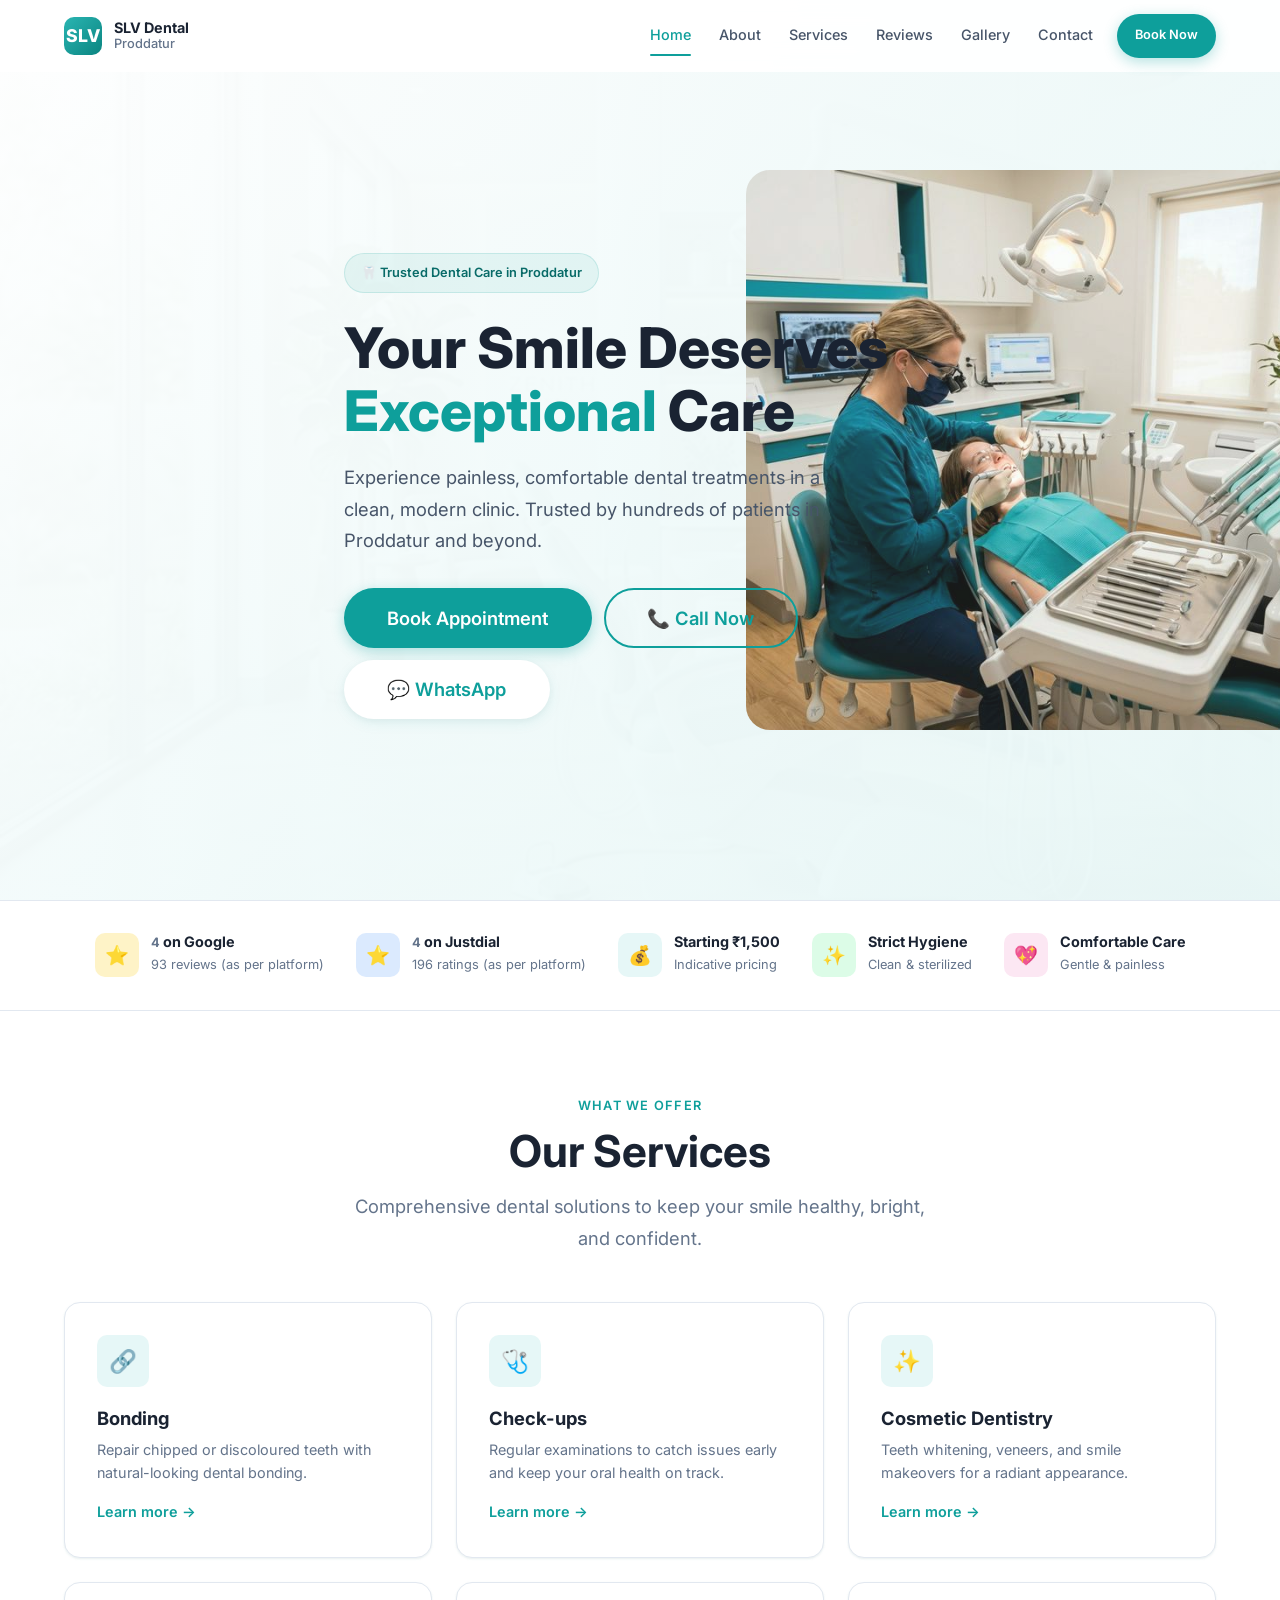
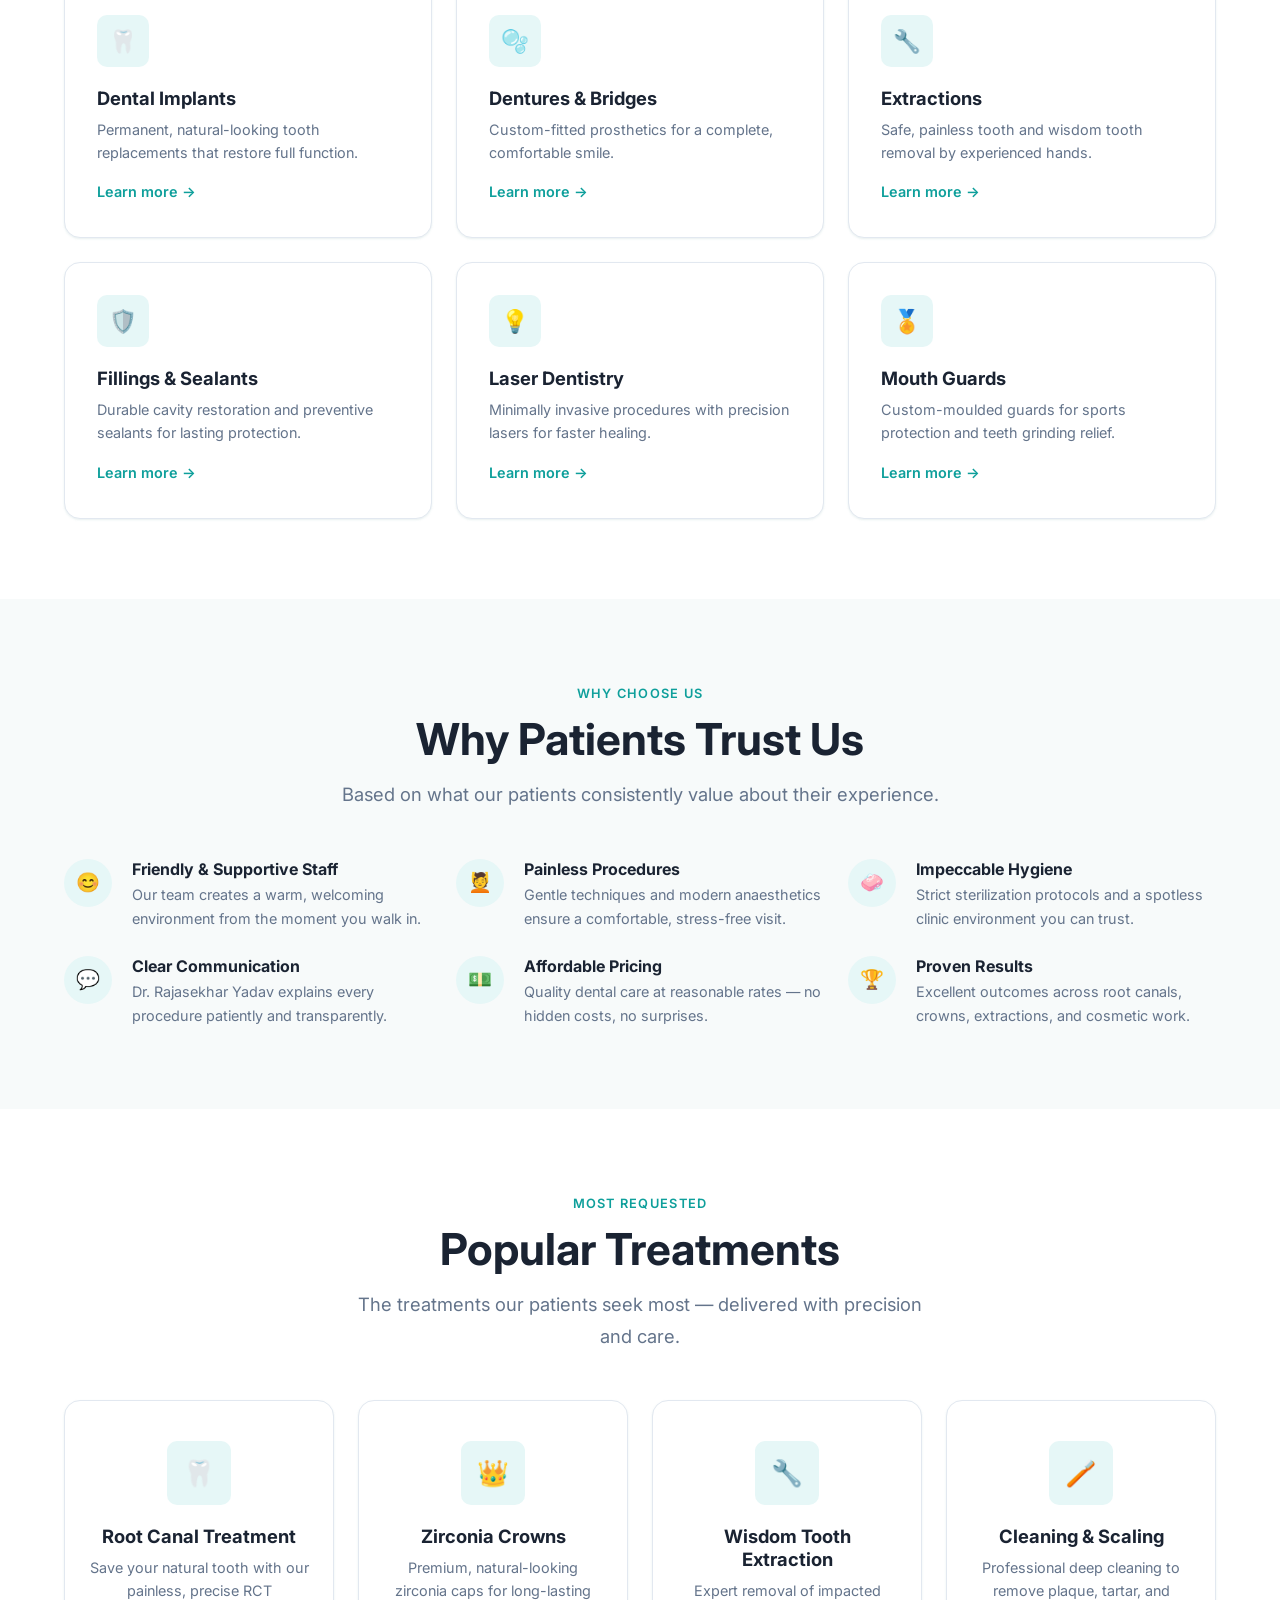
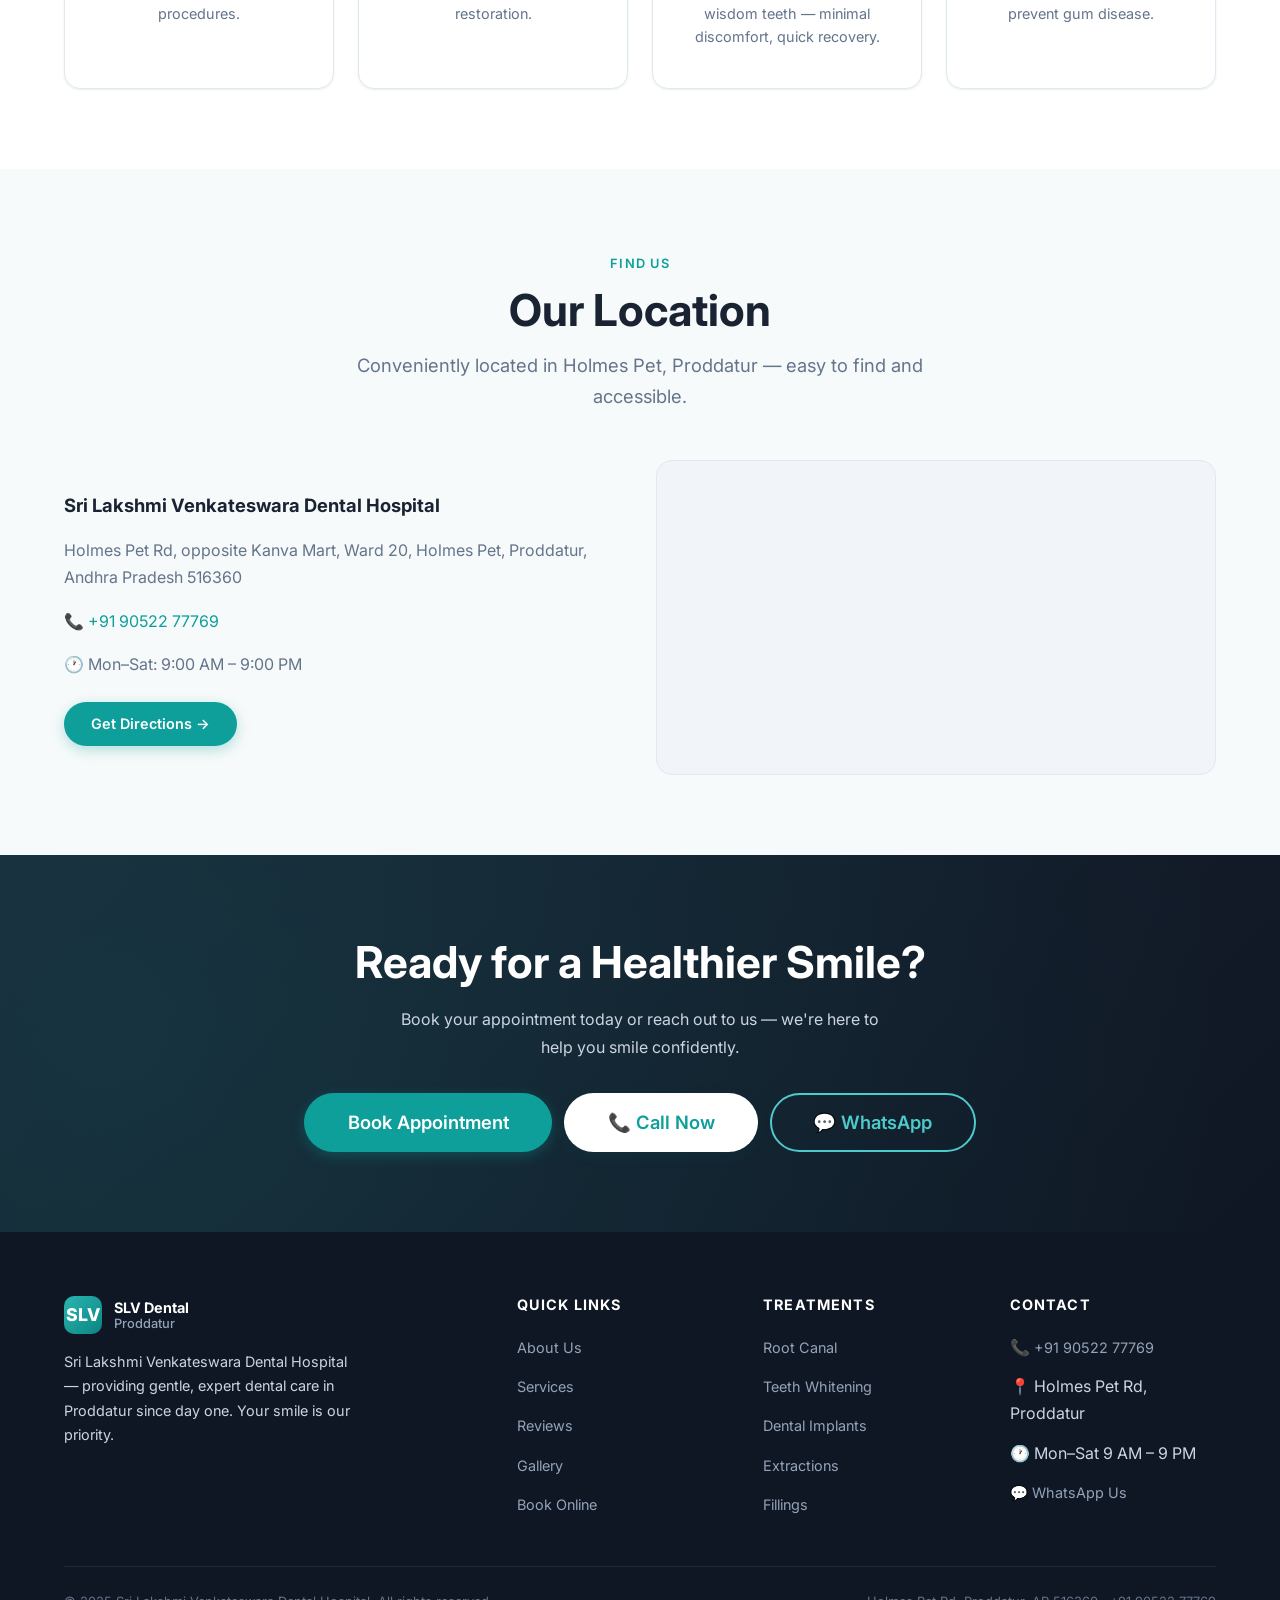
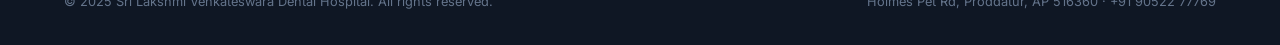
<file: index.html>
<!DOCTYPE html>
<html lang="en">

<head>
  <meta charset="UTF-8">
  <meta name="viewport" content="width=device-width, initial-scale=1.0">
  <title>Sri Lakshmi Venkateswara Dental Hospital — Premium Dental Care in Proddatur</title>
  <meta name="description"
    content="Sri Lakshmi Venkateswara Dental Hospital — Proddatur's trusted dental clinic. Painless root canals, zirconia crowns, implants, and cosmetic dentistry by Dr. Rajasekhar Yadav. Book your appointment today.">
  <meta name="keywords"
    content="dental clinic Proddatur, dentist Proddatur, root canal, zirconia crown, dental implants, teeth whitening, Dr Rajasekhar Yadav">
  <meta property="og:title" content="Sri Lakshmi Venkateswara Dental Hospital">
  <meta property="og:description"
    content="Premium dental care in Proddatur. Painless procedures, caring staff, and advanced treatments. Book online today.">
  <meta property="og:type" content="website">
  <meta property="og:image" content="assets/img/hero-dental.jpg">
  <link rel="preconnect" href="https://fonts.googleapis.com">
  <link rel="preconnect" href="https://fonts.gstatic.com" crossorigin>
  <link href="https://fonts.googleapis.com/css2?family=Inter:wght@400;500;600;700;800&display=swap" rel="stylesheet">
  <link rel="stylesheet" href="assets/css/styles.css">
  <script type="application/ld+json">
  {
    "@context": "https://schema.org",
    "@type": "Dentist",
    "name": "Sri Lakshmi Venkateswara Dental Hospital",
    "alternateName": "Sri Lakshmi Venkateshwara Super Speciality Dental Hospital",
    "image": "assets/img/hero-dental.jpg",
    "telephone": "+919052277769",
    "address": {
      "@type": "PostalAddress",
      "streetAddress": "Holmes Pet Rd, opposite Kanva Mart, Ward 20, Holmes Pet",
      "addressLocality": "Proddatur",
      "addressRegion": "Andhra Pradesh",
      "postalCode": "516360",
      "addressCountry": "IN"
    },
    "areaServed": "Proddatur",
    "openingHours": "Mo-Sa 09:00-21:00",
    "aggregateRating": {
      "@type": "AggregateRating",
      "ratingValue": "5.0",
      "reviewCount": "97"
    },
    "priceRange": "₹1500+"
  }
  </script>
</head>

<body>

  <!-- ====== Header ====== -->
  <header class="header" id="header">
    <div class="header__inner">
      <a href="index.html" class="header__logo" aria-label="Home">
        <div class="header__logo-icon">SLV</div>
        <div class="header__logo-text">
          SLV Dental
          <span>Proddatur</span>
        </div>
      </a>

      <button class="nav-toggle" aria-label="Toggle menu" aria-expanded="false">
        <span></span><span></span><span></span>
      </button>

      <nav class="nav" id="main-nav">
        <ul class="nav__list">
          <li><a href="index.html" class="nav__link">Home</a></li>
          <li><a href="about.html" class="nav__link">About</a></li>
          <li><a href="services.html" class="nav__link">Services</a></li>
          <li><a href="reviews.html" class="nav__link">Reviews</a></li>
          <li><a href="gallery.html" class="nav__link">Gallery</a></li>
          <li><a href="contact.html" class="nav__link">Contact</a></li>
          <li class="nav__book"><a href="book.html" class="btn btn--primary btn--sm">Book Now</a></li>
        </ul>
      </nav>
    </div>
  </header>

  <!-- ====== Hero ====== -->
  <section class="hero" id="hero">
    <div class="hero__bg">
      <img src="assets/img/hero-dental.jpg" alt="" class="hero__bg-img" loading="eager" width="1920" height="1080">
      <div class="hero__bg-overlay"></div>
    </div>

    <div class="container hero__content">
      <div class="hero__tag">🦷 Trusted Dental Care in Proddatur</div>
      <h1 class="hero__title">Your Smile Deserves <em>Exceptional</em> Care</h1>
      <p class="hero__subtitle">Experience painless, comfortable dental treatments in a clean, modern clinic. Trusted by
        hundreds of patients in Proddatur and beyond.</p>
      <div class="btn-group">
        <a href="book.html" class="btn btn--primary btn--lg">Book Appointment</a>
        <a href="tel:+919052277769" class="btn btn--outline btn--lg">📞 Call Now</a>
        <a href="https://wa.me/919052277769?text=Hi%2C%20I%20would%20like%20to%20book%20an%20appointment."
          target="_blank" rel="noopener" class="btn btn--white btn--lg">💬 WhatsApp</a>
      </div>
    </div>

    <div class="hero__visual" aria-hidden="true">
      <img src="assets/img/dentist-work.jpg" alt="Dentist at work" loading="eager" width="560" height="560">
    </div>
  </section>

  <!-- ====== Trust Bar ====== -->
  <section class="trust-bar" id="trust-bar">
    <div class="container">
      <div class="trust-bar__grid">
        <div class="trust-item reveal">
          <div class="trust-item__icon trust-item__icon--google">⭐</div>
          <div class="trust-item__info">
            <strong><span data-count="5.0">0</span> on Google</strong>
            <span><span data-count="97">0</span> reviews (as per platform)</span>
          </div>
        </div>
        <div class="trust-item reveal reveal-delay-1">
          <div class="trust-item__icon trust-item__icon--justdial">⭐</div>
          <div class="trust-item__info">
            <strong><span data-count="5.0">0</span> on Justdial</strong>
            <span><span data-count="204">0</span> ratings (as per platform)</span>
          </div>
        </div>
        <div class="trust-item reveal reveal-delay-2">
          <div class="trust-item__icon trust-item__icon--price">💰</div>
          <div class="trust-item__info">
            <strong>Starting ₹1,500</strong>
            <span>Indicative pricing</span>
          </div>
        </div>
        <div class="trust-item reveal reveal-delay-3">
          <div class="trust-item__icon trust-item__icon--hygiene">✨</div>
          <div class="trust-item__info">
            <strong>Strict Hygiene</strong>
            <span>Clean &amp; sterilized</span>
          </div>
        </div>
        <div class="trust-item reveal reveal-delay-4">
          <div class="trust-item__icon trust-item__icon--comfort">💖</div>
          <div class="trust-item__info">
            <strong>Comfortable Care</strong>
            <span>Gentle &amp; painless</span>
          </div>
        </div>
      </div>
    </div>
  </section>

  <!-- ====== Services Grid ====== -->
  <section class="section" id="services">
    <div class="container">
      <div class="section__header reveal">
        <span class="section__tag">What We Offer</span>
        <h2>Our Services</h2>
        <p class="section__subtitle">Comprehensive dental solutions to keep your smile healthy, bright, and confident.
        </p>
      </div>

      <div class="services-grid">
        <a href="services.html#bonding" class="card reveal">
          <div class="card__icon">🔗</div>
          <h3 class="card__title">Bonding</h3>
          <p class="card__text">Repair chipped or discoloured teeth with natural-looking dental bonding.</p>
          <span class="card__link">Learn more →</span>
        </a>
        <a href="services.html#checkups" class="card reveal reveal-delay-1">
          <div class="card__icon">🩺</div>
          <h3 class="card__title">Check-ups</h3>
          <p class="card__text">Regular examinations to catch issues early and keep your oral health on track.</p>
          <span class="card__link">Learn more →</span>
        </a>
        <a href="services.html#cosmetic" class="card reveal reveal-delay-2">
          <div class="card__icon">✨</div>
          <h3 class="card__title">Cosmetic Dentistry</h3>
          <p class="card__text">Teeth whitening, veneers, and smile makeovers for a radiant appearance.</p>
          <span class="card__link">Learn more →</span>
        </a>
        <a href="services.html#implants" class="card reveal reveal-delay-3">
          <div class="card__icon">🦷</div>
          <h3 class="card__title">Dental Implants</h3>
          <p class="card__text">Permanent, natural-looking tooth replacements that restore full function.</p>
          <span class="card__link">Learn more →</span>
        </a>
        <a href="services.html#dentures" class="card reveal">
          <div class="card__icon">🫧</div>
          <h3 class="card__title">Dentures &amp; Bridges</h3>
          <p class="card__text">Custom-fitted prosthetics for a complete, comfortable smile.</p>
          <span class="card__link">Learn more →</span>
        </a>
        <a href="services.html#extractions" class="card reveal reveal-delay-1">
          <div class="card__icon">🔧</div>
          <h3 class="card__title">Extractions</h3>
          <p class="card__text">Safe, painless tooth and wisdom tooth removal by experienced hands.</p>
          <span class="card__link">Learn more →</span>
        </a>
        <a href="services.html#fillings" class="card reveal reveal-delay-2">
          <div class="card__icon">🛡️</div>
          <h3 class="card__title">Fillings &amp; Sealants</h3>
          <p class="card__text">Durable cavity restoration and preventive sealants for lasting protection.</p>
          <span class="card__link">Learn more →</span>
        </a>
        <a href="services.html#laser" class="card reveal reveal-delay-3">
          <div class="card__icon">💡</div>
          <h3 class="card__title">Laser Dentistry</h3>
          <p class="card__text">Minimally invasive procedures with precision lasers for faster healing.</p>
          <span class="card__link">Learn more →</span>
        </a>
        <a href="services.html#mouthguards" class="card reveal">
          <div class="card__icon">🏅</div>
          <h3 class="card__title">Mouth Guards</h3>
          <p class="card__text">Custom-moulded guards for sports protection and teeth grinding relief.</p>
          <span class="card__link">Learn more →</span>
        </a>
      </div>
    </div>
  </section>

  <!-- ====== Why Patients Choose Us ====== -->
  <section class="section section--alt" id="why-us">
    <div class="container">
      <div class="section__header reveal">
        <span class="section__tag">Why Choose Us</span>
        <h2>Why Patients Trust Us</h2>
        <p class="section__subtitle">Based on what our patients consistently value about their experience.</p>
      </div>

      <div class="why-grid">
        <div class="why-item reveal">
          <div class="why-item__icon">😊</div>
          <div>
            <h4 class="why-item__title">Friendly &amp; Supportive Staff</h4>
            <p class="why-item__text">Our team creates a warm, welcoming environment from the moment you walk in.</p>
          </div>
        </div>
        <div class="why-item reveal reveal-delay-1">
          <div class="why-item__icon">💆</div>
          <div>
            <h4 class="why-item__title">Painless Procedures</h4>
            <p class="why-item__text">Gentle techniques and modern anaesthetics ensure a comfortable, stress-free visit.
            </p>
          </div>
        </div>
        <div class="why-item reveal reveal-delay-2">
          <div class="why-item__icon">🧼</div>
          <div>
            <h4 class="why-item__title">Impeccable Hygiene</h4>
            <p class="why-item__text">Strict sterilization protocols and a spotless clinic environment you can trust.
            </p>
          </div>
        </div>
        <div class="why-item reveal reveal-delay-3">
          <div class="why-item__icon">💬</div>
          <div>
            <h4 class="why-item__title">Clear Communication</h4>
            <p class="why-item__text">Dr. Rajasekhar Yadav explains every procedure patiently and transparently.</p>
          </div>
        </div>
        <div class="why-item reveal">
          <div class="why-item__icon">💵</div>
          <div>
            <h4 class="why-item__title">Affordable Pricing</h4>
            <p class="why-item__text">Quality dental care at reasonable rates — no hidden costs, no surprises.</p>
          </div>
        </div>
        <div class="why-item reveal reveal-delay-1">
          <div class="why-item__icon">🏆</div>
          <div>
            <h4 class="why-item__title">Proven Results</h4>
            <p class="why-item__text">Excellent outcomes across root canals, crowns, extractions, and cosmetic work.</p>
          </div>
        </div>
      </div>
    </div>
  </section>

  <!-- ====== Popular Treatments ====== -->
  <section class="section" id="treatments">
    <div class="container">
      <div class="section__header reveal">
        <span class="section__tag">Most Requested</span>
        <h2>Popular Treatments</h2>
        <p class="section__subtitle">The treatments our patients seek most — delivered with precision and care.</p>
      </div>

      <div class="treatments-grid">
        <div class="card treatment-card reveal">
          <div class="card__icon">🦷</div>
          <h3 class="card__title">Root Canal Treatment</h3>
          <p class="card__text">Save your natural tooth with our painless, precise RCT procedures.</p>
        </div>
        <div class="card treatment-card reveal reveal-delay-1">
          <div class="card__icon">👑</div>
          <h3 class="card__title">Zirconia Crowns</h3>
          <p class="card__text">Premium, natural-looking zirconia caps for long-lasting restoration.</p>
        </div>
        <div class="card treatment-card reveal reveal-delay-2">
          <div class="card__icon">🔧</div>
          <h3 class="card__title">Wisdom Tooth Extraction</h3>
          <p class="card__text">Expert removal of impacted wisdom teeth — minimal discomfort, quick recovery.</p>
        </div>
        <div class="card treatment-card reveal reveal-delay-3">
          <div class="card__icon">🪥</div>
          <h3 class="card__title">Cleaning &amp; Scaling</h3>
          <p class="card__text">Professional deep cleaning to remove plaque, tartar, and prevent gum disease.</p>
        </div>
      </div>
    </div>
  </section>

  <!-- ====== Location Preview ====== -->
  <section class="section section--alt" id="location">
    <div class="container">
      <div class="section__header reveal">
        <span class="section__tag">Find Us</span>
        <h2>Our Location</h2>
        <p class="section__subtitle">Conveniently located in Holmes Pet, Proddatur — easy to find and accessible.</p>
      </div>

      <div class="reveal" style="display:grid; grid-template-columns: 1fr 1fr; gap:var(--sp-8); align-items:center;">
        <div>
          <p style="margin-bottom:var(--sp-4); font-size:var(--fs-md);">
            <strong>Sri Lakshmi Venkateswara Dental Hospital</strong>
          </p>
          <p style="margin-bottom:var(--sp-4); color:var(--clr-text-muted);">
            Holmes Pet Rd, opposite Kanva Mart, Ward 20, Holmes Pet, Proddatur, Andhra Pradesh 516360
          </p>
          <p style="margin-bottom:var(--sp-4); color:var(--clr-text-muted);">
            📞 <a href="tel:+919052277769">+91 90522 77769</a>
          </p>
          <p style="margin-bottom:var(--sp-6); color:var(--clr-text-muted);">
            🕐 Mon–Sat: 9:00 AM – 9:00 PM
          </p>
          <a href="https://www.google.com/maps/dir/?api=1&destination=Sri+Lakshmi+Venkateswara+Dental+Hospital+Proddatur"
            target="_blank" rel="noopener" class="btn btn--primary">Get Directions →</a>
        </div>
        <div class="map-placeholder" id="map-area">
          <iframe title="Clinic location on Google Maps" loading="lazy" referrerpolicy="no-referrer-when-downgrade"
            src="https://www.google.com/maps/embed?pb=!1m18!1m12!1m3!1d3844.0!2d78.55!3d14.75!2m3!1f0!2f0!3f0!3m2!1i1024!2i768!4f13.1!3m3!1m2!1s0x0%3A0x0!2z!5e0!3m2!1sen!2sin!4v1700000000000"
            allowfullscreen>
          </iframe>
        </div>
      </div>
    </div>
  </section>

  <!-- ====== CTA Section ====== -->
  <section class="cta-section" id="cta">
    <div class="container">
      <h2 class="reveal">Ready for a Healthier Smile?</h2>
      <p class="reveal reveal-delay-1">Book your appointment today or reach out to us — we're here to help you smile
        confidently.</p>
      <div class="btn-group reveal reveal-delay-2" style="justify-content:center;">
        <a href="book.html" class="btn btn--primary btn--lg">Book Appointment</a>
        <a href="tel:+919052277769" class="btn btn--white btn--lg">📞 Call Now</a>
        <a href="https://wa.me/919052277769?text=Hi%2C%20I%20would%20like%20to%20book%20an%20appointment."
          target="_blank" rel="noopener" class="btn btn--outline btn--lg"
          style="border-color:var(--clr-teal-300); color:var(--clr-teal-300);">💬 WhatsApp</a>
      </div>
    </div>
  </section>

  <!-- ====== Footer ====== -->
  <footer class="footer" id="footer">
    <div class="container">
      <div class="footer__grid">
        <div class="footer__brand">
          <a href="index.html" class="header__logo" style="color:var(--clr-white);">
            <div class="header__logo-icon">SLV</div>
            <div class="header__logo-text">
              SLV Dental
              <span style="color:var(--clr-gray-400);">Proddatur</span>
            </div>
          </a>
          <p>Sri Lakshmi Venkateswara Dental Hospital — providing gentle, expert dental care in Proddatur since day one.
            Your smile is our priority.</p>
        </div>
        <div>
          <h4 class="footer__heading">Quick Links</h4>
          <ul class="footer__links">
            <li><a href="about.html">About Us</a></li>
            <li><a href="services.html">Services</a></li>
            <li><a href="reviews.html">Reviews</a></li>
            <li><a href="gallery.html">Gallery</a></li>
            <li><a href="book.html">Book Online</a></li>
          </ul>
        </div>
        <div>
          <h4 class="footer__heading">Treatments</h4>
          <ul class="footer__links">
            <li><a href="services.html#rct">Root Canal</a></li>
            <li><a href="services.html#cosmetic">Teeth Whitening</a></li>
            <li><a href="services.html#implants">Dental Implants</a></li>
            <li><a href="services.html#extractions">Extractions</a></li>
            <li><a href="services.html#fillings">Fillings</a></li>
          </ul>
        </div>
        <div>
          <h4 class="footer__heading">Contact</h4>
          <ul class="footer__links">
            <li>📞 <a href="tel:+919052277769">+91 90522 77769</a></li>
            <li>📍 Holmes Pet Rd, Proddatur</li>
            <li>🕐 Mon–Sat 9 AM – 9 PM</li>
            <li><a href="https://wa.me/919052277769" target="_blank" rel="noopener">💬 WhatsApp Us</a></li>
          </ul>
        </div>
      </div>
      <div class="footer__bottom">
        <span>© 2025 Sri Lakshmi Venkateswara Dental Hospital. All rights reserved.</span>
        <span>Holmes Pet Rd, Proddatur, AP 516360 · +91 90522 77769</span>
      </div>
    </div>
  </footer>

  <script src="assets/js/config.js"></script>
  <script src="assets/js/main.js"></script>
</body>

</html>
</file>
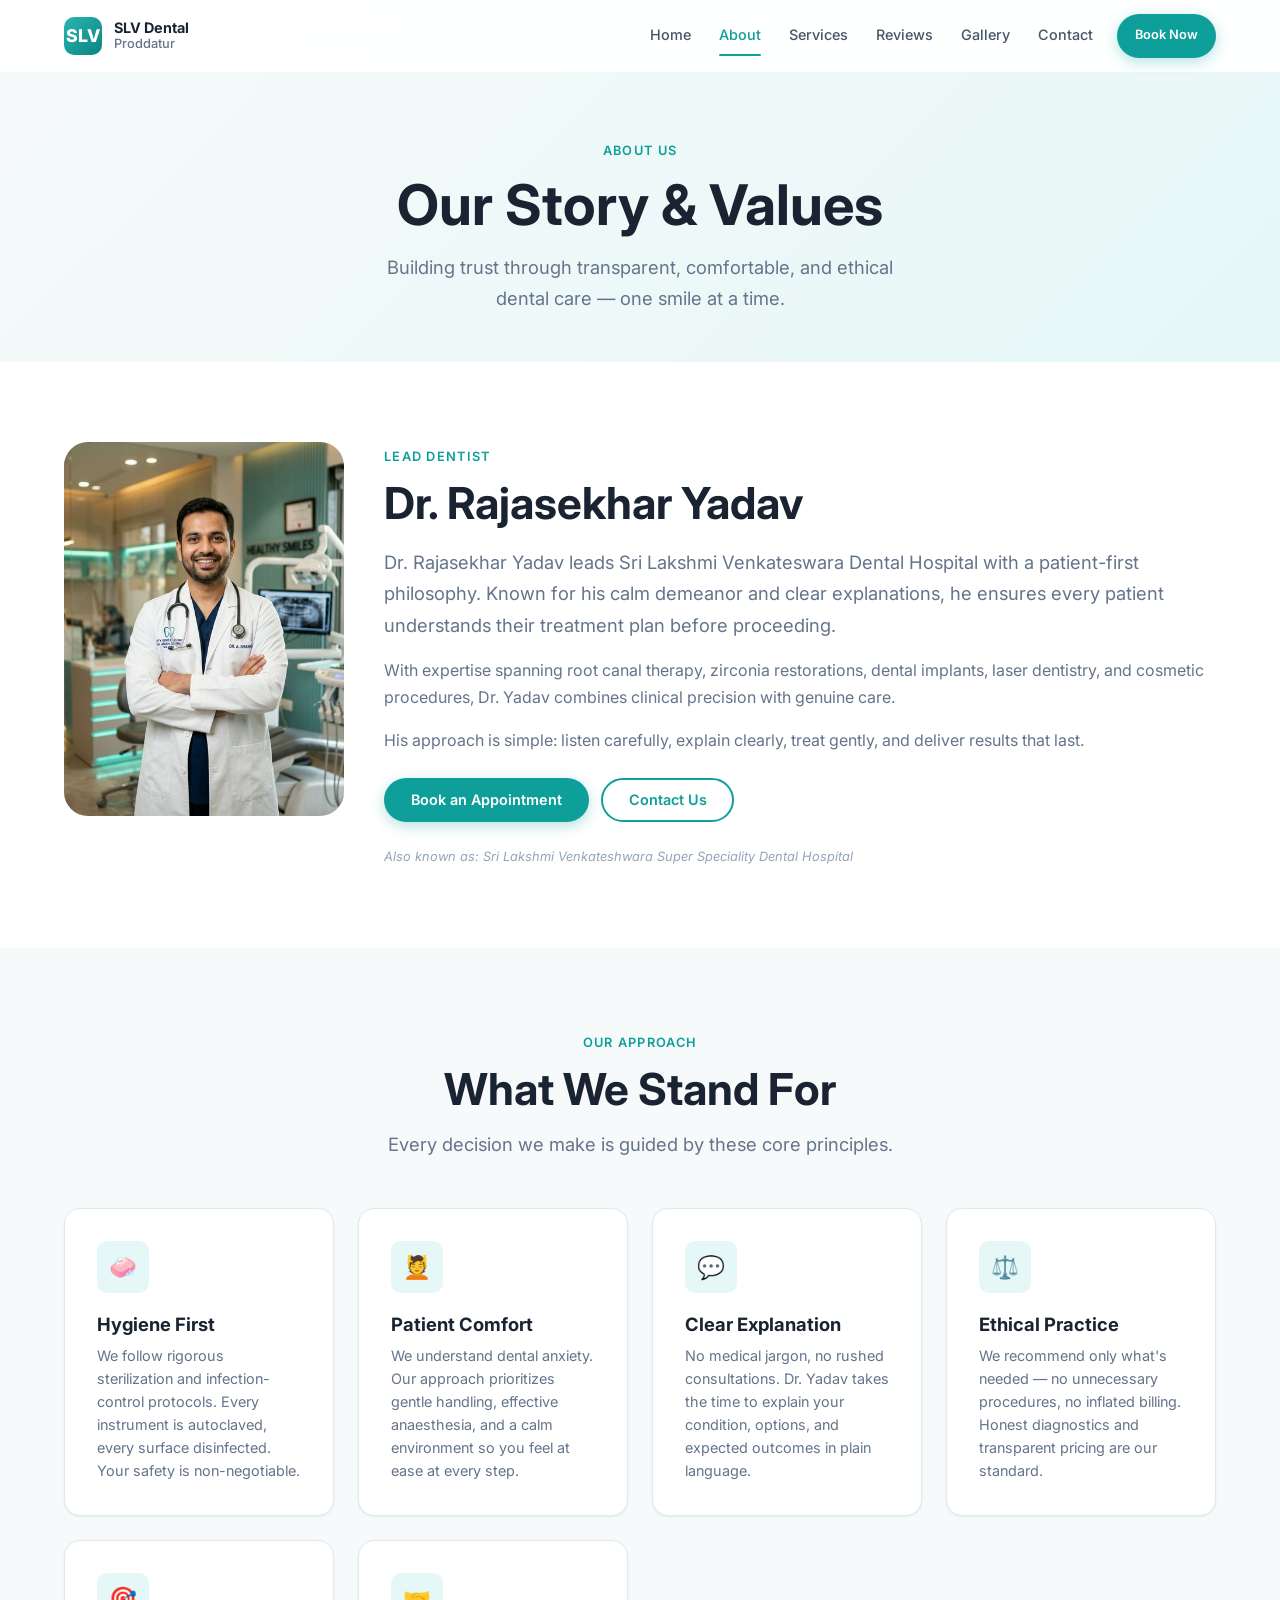
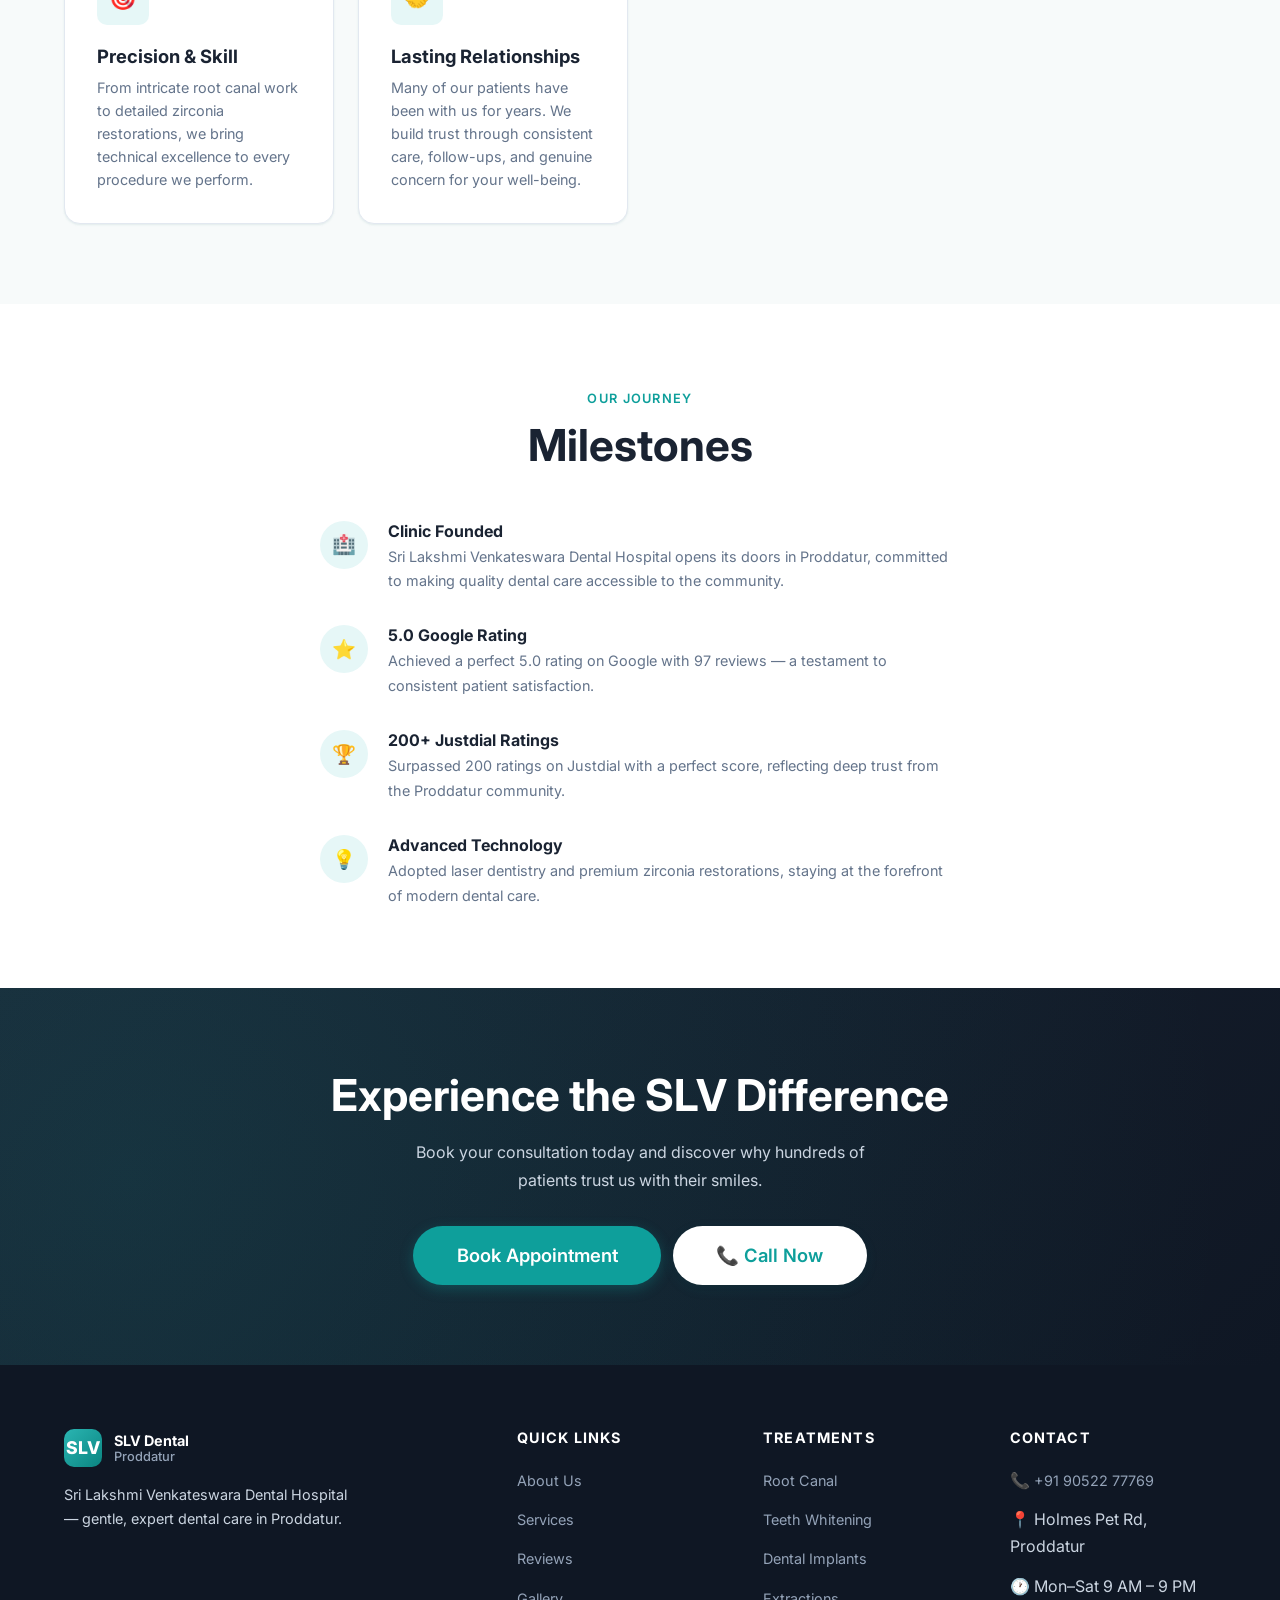
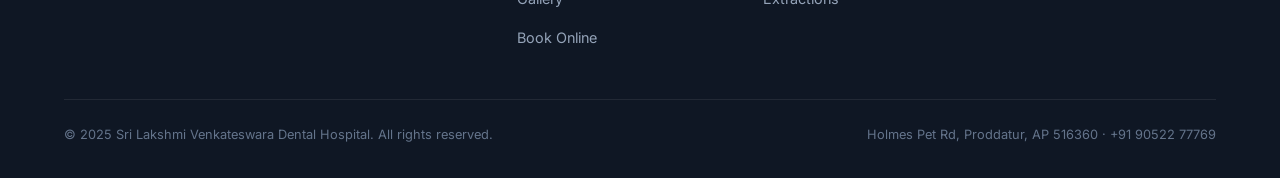
<file: about.html>
<!DOCTYPE html>
<html lang="en">

<head>
    <meta charset="UTF-8">
    <meta name="viewport" content="width=device-width, initial-scale=1.0">
    <title>About Us — Sri Lakshmi Venkateswara Dental Hospital, Proddatur</title>
    <meta name="description"
        content="Learn about Dr. Rajasekhar Yadav and the team at Sri Lakshmi Venkateswara Dental Hospital. Our values: hygiene, comfort, transparency, and ethical dental care.">
    <meta property="og:title" content="About — SLV Dental Hospital, Proddatur">
    <meta property="og:description"
        content="Meet Dr. Rajasekhar Yadav and learn about our commitment to gentle, ethical dental care.">
    <meta property="og:type" content="website">
    <link rel="preconnect" href="https://fonts.googleapis.com">
    <link rel="preconnect" href="https://fonts.gstatic.com" crossorigin>
    <link href="https://fonts.googleapis.com/css2?family=Inter:wght@400;500;600;700;800&display=swap" rel="stylesheet">
    <link rel="stylesheet" href="assets/css/styles.css">
</head>

<body>

    <!-- ====== Header ====== -->
    <header class="header" id="header">
        <div class="header__inner">
            <a href="index.html" class="header__logo" aria-label="Home">
                <div class="header__logo-icon">SLV</div>
                <div class="header__logo-text">SLV Dental<span>Proddatur</span></div>
            </a>
            <button class="nav-toggle" aria-label="Toggle menu" aria-expanded="false">
                <span></span><span></span><span></span>
            </button>
            <nav class="nav" id="main-nav">
                <ul class="nav__list">
                    <li><a href="index.html" class="nav__link">Home</a></li>
                    <li><a href="about.html" class="nav__link">About</a></li>
                    <li><a href="services.html" class="nav__link">Services</a></li>
                    <li><a href="reviews.html" class="nav__link">Reviews</a></li>
                    <li><a href="gallery.html" class="nav__link">Gallery</a></li>
                    <li><a href="contact.html" class="nav__link">Contact</a></li>
                    <li class="nav__book"><a href="book.html" class="btn btn--primary btn--sm">Book Now</a></li>
                </ul>
            </nav>
        </div>
    </header>

    <!-- ====== Page Header ====== -->
    <section class="page-header">
        <div class="container">
            <span class="section__tag">About Us</span>
            <h1>Our Story &amp; Values</h1>
            <p>Building trust through transparent, comfortable, and ethical dental care — one smile at a time.</p>
        </div>
    </section>

    <!-- ====== Doctor Profile ====== -->
    <section class="section" id="doctor">
        <div class="container">
            <div class="doctor-card reveal">
                <div class="doctor-card__img">
                    <img src="assets/img/dentist-portrait.jpg" alt="Dr. Rajasekhar Yadav" loading="lazy" width="280"
                        height="373">
                </div>
                <div>
                    <span class="section__tag">Lead Dentist</span>
                    <h2>Dr. Rajasekhar Yadav</h2>
                    <p style="margin:var(--sp-4) 0; color:var(--clr-text-muted); font-size:var(--fs-md);">
                        Dr. Rajasekhar Yadav leads Sri Lakshmi Venkateswara Dental Hospital with a patient-first
                        philosophy. Known for his calm demeanor and clear explanations, he ensures every patient
                        understands their treatment plan before proceeding.
                    </p>
                    <p style="margin-bottom:var(--sp-4); color:var(--clr-text-muted);">
                        With expertise spanning root canal therapy, zirconia restorations, dental implants, laser
                        dentistry, and cosmetic procedures, Dr. Yadav combines clinical precision with genuine care.
                    </p>
                    <p style="margin-bottom:var(--sp-6); color:var(--clr-text-muted);">
                        His approach is simple: listen carefully, explain clearly, treat gently, and deliver results
                        that last.
                    </p>
                    <div class="btn-group">
                        <a href="book.html" class="btn btn--primary">Book an Appointment</a>
                        <a href="contact.html" class="btn btn--outline">Contact Us</a>
                    </div>
                    <p class="alt-name" style="margin-top:var(--sp-6);">
                        Also known as: Sri Lakshmi Venkateshwara Super Speciality Dental Hospital
                    </p>
                </div>
            </div>
        </div>
    </section>

    <!-- ====== Our Approach ====== -->
    <section class="section section--alt" id="approach">
        <div class="container">
            <div class="section__header reveal">
                <span class="section__tag">Our Approach</span>
                <h2>What We Stand For</h2>
                <p class="section__subtitle">Every decision we make is guided by these core principles.</p>
            </div>

            <div class="values-grid">
                <div class="card reveal">
                    <div class="card__icon">🧼</div>
                    <h3 class="card__title">Hygiene First</h3>
                    <p class="card__text">We follow rigorous sterilization and infection-control protocols. Every
                        instrument is autoclaved, every surface disinfected. Your safety is non-negotiable.</p>
                </div>
                <div class="card reveal reveal-delay-1">
                    <div class="card__icon">💆</div>
                    <h3 class="card__title">Patient Comfort</h3>
                    <p class="card__text">We understand dental anxiety. Our approach prioritizes gentle handling,
                        effective anaesthesia, and a calm environment so you feel at ease at every step.</p>
                </div>
                <div class="card reveal reveal-delay-2">
                    <div class="card__icon">💬</div>
                    <h3 class="card__title">Clear Explanation</h3>
                    <p class="card__text">No medical jargon, no rushed consultations. Dr. Yadav takes the time to
                        explain your condition, options, and expected outcomes in plain language.</p>
                </div>
                <div class="card reveal reveal-delay-3">
                    <div class="card__icon">⚖️</div>
                    <h3 class="card__title">Ethical Practice</h3>
                    <p class="card__text">We recommend only what's needed — no unnecessary procedures, no inflated
                        billing. Honest diagnostics and transparent pricing are our standard.</p>
                </div>
                <div class="card reveal">
                    <div class="card__icon">🎯</div>
                    <h3 class="card__title">Precision &amp; Skill</h3>
                    <p class="card__text">From intricate root canal work to detailed zirconia restorations, we bring
                        technical excellence to every procedure we perform.</p>
                </div>
                <div class="card reveal reveal-delay-1">
                    <div class="card__icon">🤝</div>
                    <h3 class="card__title">Lasting Relationships</h3>
                    <p class="card__text">Many of our patients have been with us for years. We build trust through
                        consistent care, follow-ups, and genuine concern for your well-being.</p>
                </div>
            </div>
        </div>
    </section>

    <!-- ====== Timeline ====== -->
    <section class="section" id="journey">
        <div class="container">
            <div class="section__header reveal">
                <span class="section__tag">Our Journey</span>
                <h2>Milestones</h2>
            </div>

            <div style="max-width:640px; margin-inline:auto;">
                <div class="why-item reveal" style="margin-bottom:var(--sp-8);">
                    <div class="why-item__icon">🏥</div>
                    <div>
                        <h4 class="why-item__title">Clinic Founded</h4>
                        <p class="why-item__text">Sri Lakshmi Venkateswara Dental Hospital opens its doors in Proddatur,
                            committed to making quality dental care accessible to the community.</p>
                    </div>
                </div>
                <div class="why-item reveal reveal-delay-1" style="margin-bottom:var(--sp-8);">
                    <div class="why-item__icon">⭐</div>
                    <div>
                        <h4 class="why-item__title">5.0 Google Rating</h4>
                        <p class="why-item__text">Achieved a perfect 5.0 rating on Google with 97 reviews — a testament
                            to consistent patient satisfaction.</p>
                    </div>
                </div>
                <div class="why-item reveal reveal-delay-2" style="margin-bottom:var(--sp-8);">
                    <div class="why-item__icon">🏆</div>
                    <div>
                        <h4 class="why-item__title">200+ Justdial Ratings</h4>
                        <p class="why-item__text">Surpassed 200 ratings on Justdial with a perfect score, reflecting
                            deep trust from the Proddatur community.</p>
                    </div>
                </div>
                <div class="why-item reveal reveal-delay-3">
                    <div class="why-item__icon">💡</div>
                    <div>
                        <h4 class="why-item__title">Advanced Technology</h4>
                        <p class="why-item__text">Adopted laser dentistry and premium zirconia restorations, staying at
                            the forefront of modern dental care.</p>
                    </div>
                </div>
            </div>
        </div>
    </section>

    <!-- ====== CTA ====== -->
    <section class="cta-section">
        <div class="container">
            <h2 class="reveal">Experience the SLV Difference</h2>
            <p class="reveal reveal-delay-1">Book your consultation today and discover why hundreds of patients trust us
                with their smiles.</p>
            <div class="btn-group reveal reveal-delay-2" style="justify-content:center;">
                <a href="book.html" class="btn btn--primary btn--lg">Book Appointment</a>
                <a href="tel:+919052277769" class="btn btn--white btn--lg">📞 Call Now</a>
            </div>
        </div>
    </section>

    <!-- ====== Footer ====== -->
    <footer class="footer">
        <div class="container">
            <div class="footer__grid">
                <div class="footer__brand">
                    <a href="index.html" class="header__logo" style="color:var(--clr-white);">
                        <div class="header__logo-icon">SLV</div>
                        <div class="header__logo-text">SLV Dental<span
                                style="color:var(--clr-gray-400);">Proddatur</span></div>
                    </a>
                    <p>Sri Lakshmi Venkateswara Dental Hospital — gentle, expert dental care in Proddatur.</p>
                </div>
                <div>
                    <h4 class="footer__heading">Quick Links</h4>
                    <ul class="footer__links">
                        <li><a href="about.html">About Us</a></li>
                        <li><a href="services.html">Services</a></li>
                        <li><a href="reviews.html">Reviews</a></li>
                        <li><a href="gallery.html">Gallery</a></li>
                        <li><a href="book.html">Book Online</a></li>
                    </ul>
                </div>
                <div>
                    <h4 class="footer__heading">Treatments</h4>
                    <ul class="footer__links">
                        <li><a href="services.html#rct">Root Canal</a></li>
                        <li><a href="services.html#cosmetic">Teeth Whitening</a></li>
                        <li><a href="services.html#implants">Dental Implants</a></li>
                        <li><a href="services.html#extractions">Extractions</a></li>
                    </ul>
                </div>
                <div>
                    <h4 class="footer__heading">Contact</h4>
                    <ul class="footer__links">
                        <li>📞 <a href="tel:+919052277769">+91 90522 77769</a></li>
                        <li>📍 Holmes Pet Rd, Proddatur</li>
                        <li>🕐 Mon–Sat 9 AM – 9 PM</li>
                    </ul>
                </div>
            </div>
            <div class="footer__bottom">
                <span>© 2025 Sri Lakshmi Venkateswara Dental Hospital. All rights reserved.</span>
                <span>Holmes Pet Rd, Proddatur, AP 516360 · +91 90522 77769</span>
            </div>
        </div>
    </footer>

    <script src="assets/js/config.js"></script>
    <script src="assets/js/main.js"></script>
</body>

</html>
</file>
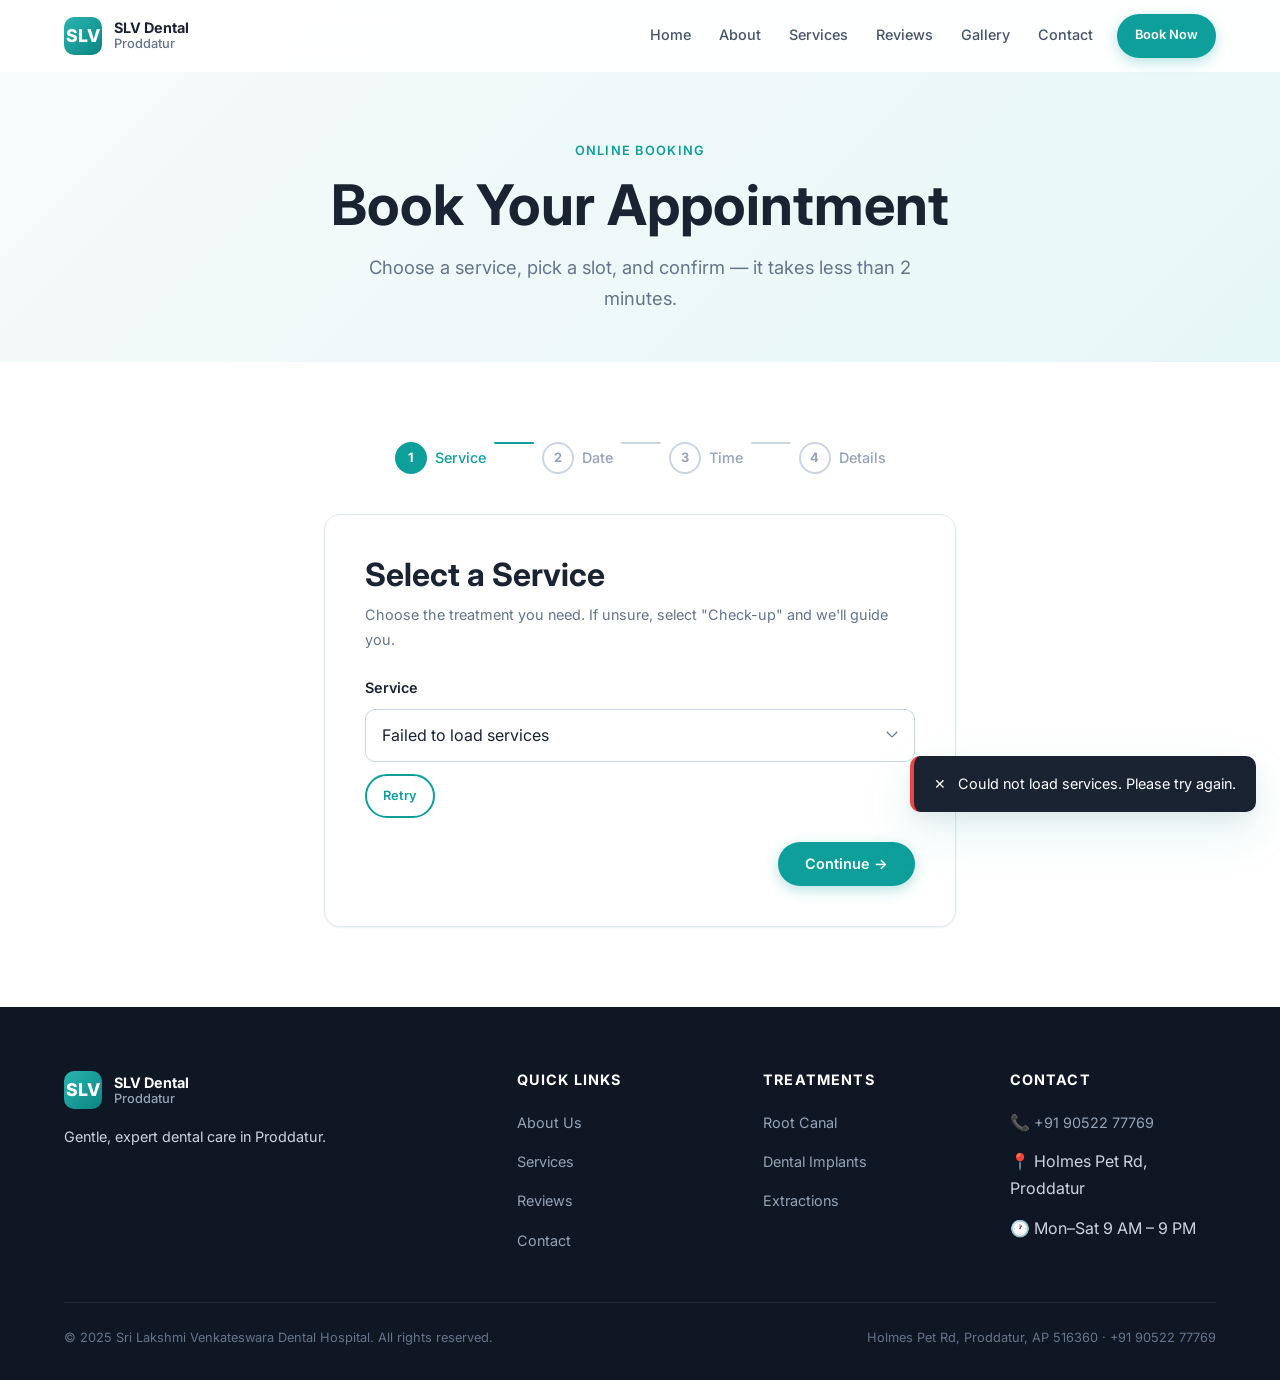
<file: book.html>
<!DOCTYPE html>
<html lang="en">

<head>
    <meta charset="UTF-8">
    <meta name="viewport" content="width=device-width, initial-scale=1.0">
    <title>Book Appointment — Sri Lakshmi Venkateswara Dental Hospital, Proddatur</title>
    <meta name="description"
        content="Book your dental appointment online at SLV Dental Hospital, Proddatur. Choose a service, pick a time, and confirm — quick and easy.">
    <meta property="og:title" content="Book Appointment — SLV Dental Hospital">
    <meta property="og:description" content="Book your dental appointment online. Quick, easy, no hassle.">
    <meta property="og:type" content="website">
    <link rel="preconnect" href="https://fonts.googleapis.com">
    <link rel="preconnect" href="https://fonts.gstatic.com" crossorigin>
    <link href="https://fonts.googleapis.com/css2?family=Inter:wght@400;500;600;700;800&display=swap" rel="stylesheet">
    <link rel="stylesheet" href="assets/css/styles.css">
</head>

<body>

    <!-- ====== Header ====== -->
    <header class="header" id="header">
        <div class="header__inner">
            <a href="index.html" class="header__logo" aria-label="Home">
                <div class="header__logo-icon">SLV</div>
                <div class="header__logo-text">SLV Dental<span>Proddatur</span></div>
            </a>
            <button class="nav-toggle" aria-label="Toggle menu" aria-expanded="false">
                <span></span><span></span><span></span>
            </button>
            <nav class="nav" id="main-nav">
                <ul class="nav__list">
                    <li><a href="index.html" class="nav__link">Home</a></li>
                    <li><a href="about.html" class="nav__link">About</a></li>
                    <li><a href="services.html" class="nav__link">Services</a></li>
                    <li><a href="reviews.html" class="nav__link">Reviews</a></li>
                    <li><a href="gallery.html" class="nav__link">Gallery</a></li>
                    <li><a href="contact.html" class="nav__link">Contact</a></li>
                    <li class="nav__book"><a href="book.html" class="btn btn--primary btn--sm">Book Now</a></li>
                </ul>
            </nav>
        </div>
    </header>

    <!-- ====== Page Header ====== -->
    <section class="page-header">
        <div class="container">
            <span class="section__tag">Online Booking</span>
            <h1>Book Your Appointment</h1>
            <p>Choose a service, pick a slot, and confirm — it takes less than 2 minutes.</p>
        </div>
    </section>

    <!-- ====== Booking Form ====== -->
    <section class="section" id="booking">
        <div class="container" style="max-width:680px;">

            <!-- Step indicators -->
            <div class="booking-steps" id="booking-steps">
                <div class="booking-step is-active" data-step="1">
                    <span class="booking-step__num">1</span>
                    <span class="booking-step__label">Service</span>
                </div>
                <div class="booking-step__connector"></div>
                <div class="booking-step" data-step="2">
                    <span class="booking-step__num">2</span>
                    <span class="booking-step__label">Date</span>
                </div>
                <div class="booking-step__connector"></div>
                <div class="booking-step" data-step="3">
                    <span class="booking-step__num">3</span>
                    <span class="booking-step__label">Time</span>
                </div>
                <div class="booking-step__connector"></div>
                <div class="booking-step" data-step="4">
                    <span class="booking-step__num">4</span>
                    <span class="booking-step__label">Details</span>
                </div>
            </div>

            <!-- Form wrapper -->
            <div id="booking-form-wrapper">
                <form id="booking-form" class="card" style="padding:var(--sp-10); position:relative;" novalidate>

                    <!-- Step 1: Service -->
                    <div class="step-panel is-active" data-panel="1">
                        <h2 style="font-size:var(--fs-xl); margin-bottom:var(--sp-2);">Select a Service</h2>
                        <p class="text-muted" style="margin-bottom:var(--sp-6); font-size:var(--fs-sm);">Choose the
                            treatment you need. If unsure, select "Check-up" and we'll guide you.</p>
                        <div class="form-group">
                            <label for="bs-service" class="form-label">Service</label>
                            <select id="bs-service" name="service" class="form-control" required>
                                <option value="">Loading services…</option>
                            </select>
                            <p class="form-error">Please select a service</p>
                        </div>
                        <div style="display:flex; justify-content:flex-end; margin-top:var(--sp-6);">
                            <button type="button" class="btn btn--primary" data-step-next="2">Continue →</button>
                        </div>
                    </div>

                    <!-- Step 2: Date -->
                    <div class="step-panel" data-panel="2">
                        <h2 style="font-size:var(--fs-xl); margin-bottom:var(--sp-2);">Choose a Date</h2>
                        <p class="text-muted" style="margin-bottom:var(--sp-6); font-size:var(--fs-sm);">Pick a day that
                            works for you. We're open Monday–Saturday, 9 AM – 9 PM.</p>
                        <div class="form-group">
                            <label for="bs-date" class="form-label">Preferred Date</label>
                            <input type="date" id="bs-date" name="date" class="form-control" required>
                            <p class="form-error">Please choose a date</p>
                        </div>
                        <div style="display:flex; justify-content:space-between; margin-top:var(--sp-6);">
                            <button type="button" class="btn btn--ghost" data-step-prev="1">← Back</button>
                            <button type="button" class="btn btn--primary" data-step-next="3">Continue →</button>
                        </div>
                    </div>

                    <!-- Step 3: Time Slot -->
                    <div class="step-panel" data-panel="3">
                        <h2 style="font-size:var(--fs-xl); margin-bottom:var(--sp-2);">Pick a Time Slot</h2>
                        <p class="text-muted" style="margin-bottom:var(--sp-6); font-size:var(--fs-sm);">Select an
                            available slot for your visit.</p>
                        <div id="slots-container" style="display:none;">
                            <div id="slots-grid" class="slots-grid"></div>
                        </div>
                        <p class="text-muted" style="margin-top:var(--sp-4); font-size:var(--fs-sm);">
                            Selected: <strong id="selected-slot">—</strong>
                        </p>
                        <div style="display:flex; justify-content:space-between; margin-top:var(--sp-6);">
                            <button type="button" class="btn btn--ghost" data-step-prev="2">← Back</button>
                            <button type="button" class="btn btn--primary" data-step-next="4">Continue →</button>
                        </div>
                    </div>

                    <!-- Step 4: Patient Details -->
                    <div class="step-panel" data-panel="4">
                        <h2 style="font-size:var(--fs-xl); margin-bottom:var(--sp-2);">Your Details</h2>
                        <p class="text-muted" style="margin-bottom:var(--sp-6); font-size:var(--fs-sm);">Almost done!
                            Fill in your contact information below.</p>

                        <div class="form-group">
                            <label for="bs-name" class="form-label">Full Name *</label>
                            <input type="text" id="bs-name" name="patient_name" class="form-control"
                                placeholder="Your full name" required autocomplete="name" minlength="2">
                            <p class="form-error">Name is required</p>
                        </div>

                        <div class="form-group">
                            <label for="bs-phone" class="form-label">Phone Number *</label>
                            <input type="tel" id="bs-phone" name="phone" class="form-control"
                                placeholder="+91 XXXXX XXXXX" required autocomplete="tel" inputmode="tel">
                            <p class="form-error">Enter a valid phone number</p>
                        </div>

                        <div class="form-group">
                            <label for="bs-email" class="form-label">Email <span
                                    style="font-weight:400; color:var(--clr-gray-400);">(optional)</span></label>
                            <input type="email" id="bs-email" name="email" class="form-control"
                                placeholder="your@email.com" autocomplete="email" inputmode="email">
                            <p class="form-error">Enter a valid email</p>
                        </div>

                        <div class="form-group">
                            <label for="bs-notes" class="form-label">Notes <span
                                    style="font-weight:400; color:var(--clr-gray-400);">(optional)</span></label>
                            <textarea id="bs-notes" name="notes" class="form-control" rows="3"
                                placeholder="Any specific concerns or questions?"></textarea>
                        </div>

                        <!-- Honeypot -->
                        <div class="form-hp" aria-hidden="true">
                            <label for="bs-hp">Leave blank</label>
                            <input type="text" id="bs-hp" name="website" tabindex="-1" autocomplete="off">
                        </div>

                        <div class="form-group" style="display:flex; align-items:flex-start; gap:var(--sp-3);">
                            <input type="checkbox" id="bs-consent" name="consent"
                                style="margin-top:3px; min-width:18px; min-height:18px;">
                            <label for="bs-consent"
                                style="font-size:var(--fs-sm); color:var(--clr-text-muted); cursor:pointer;">
                                I consent to sharing my details for appointment booking and agree to be contacted by the
                                clinic regarding my visit.
                            </label>
                        </div>

                        <div style="display:flex; justify-content:space-between; margin-top:var(--sp-6);">
                            <button type="button" class="btn btn--ghost" data-step-prev="3">← Back</button>
                            <button type="submit" id="bs-submit" class="btn btn--primary btn--lg">Confirm
                                Booking</button>
                        </div>
                    </div>

                </form>
            </div>

            <!-- Confirmation Card -->
            <div id="booking-confirmation" style="display:none;">
                <div class="card confirmation-card">
                    <div class="confirmation-card__icon">✓</div>
                    <h3>Appointment Booked!</h3>
                    <p>Your appointment has been confirmed. Here are the details:</p>
                    <div class="booking-id" id="conf-booking-id">—</div>
                    <div style="text-align:left; margin-top:var(--sp-6); font-size:var(--fs-sm);">
                        <p style="margin-bottom:var(--sp-2);"><strong>Service:</strong> <span id="conf-service">—</span>
                        </p>
                        <p style="margin-bottom:var(--sp-2);"><strong>Date:</strong> <span id="conf-date">—</span></p>
                        <p style="margin-bottom:var(--sp-4);"><strong>Time:</strong> <span id="conf-time">—</span></p>
                    </div>
                    <div
                        style="background:var(--clr-teal-50); padding:var(--sp-4); border-radius:var(--radius-md); margin-bottom:var(--sp-6);">
                        <p style="font-size:var(--fs-sm); color:var(--clr-primary-dark);">
                            <strong>What's next?</strong><br>
                            We'll confirm your appointment via phone/WhatsApp. Please arrive 10 minutes before your
                            slot. If you need to reschedule, call us at <a href="tel:+919052277769">+91 90522 77769</a>.
                        </p>
                    </div>
                    <div class="btn-group" style="justify-content:center;">
                        <a href="index.html" class="btn btn--outline">← Back to Home</a>
                        <a href="tel:+919052277769" class="btn btn--primary">📞 Call Clinic</a>
                    </div>
                </div>
            </div>

        </div>
    </section>

    <!-- ====== Footer ====== -->
    <footer class="footer">
        <div class="container">
            <div class="footer__grid">
                <div class="footer__brand">
                    <a href="index.html" class="header__logo" style="color:var(--clr-white);">
                        <div class="header__logo-icon">SLV</div>
                        <div class="header__logo-text">SLV Dental<span
                                style="color:var(--clr-gray-400);">Proddatur</span></div>
                    </a>
                    <p>Gentle, expert dental care in Proddatur.</p>
                </div>
                <div>
                    <h4 class="footer__heading">Quick Links</h4>
                    <ul class="footer__links">
                        <li><a href="about.html">About Us</a></li>
                        <li><a href="services.html">Services</a></li>
                        <li><a href="reviews.html">Reviews</a></li>
                        <li><a href="contact.html">Contact</a></li>
                    </ul>
                </div>
                <div>
                    <h4 class="footer__heading">Treatments</h4>
                    <ul class="footer__links">
                        <li><a href="services.html#rct">Root Canal</a></li>
                        <li><a href="services.html#implants">Dental Implants</a></li>
                        <li><a href="services.html#extractions">Extractions</a></li>
                    </ul>
                </div>
                <div>
                    <h4 class="footer__heading">Contact</h4>
                    <ul class="footer__links">
                        <li>📞 <a href="tel:+919052277769">+91 90522 77769</a></li>
                        <li>📍 Holmes Pet Rd, Proddatur</li>
                        <li>🕐 Mon–Sat 9 AM – 9 PM</li>
                    </ul>
                </div>
            </div>
            <div class="footer__bottom">
                <span>© 2025 Sri Lakshmi Venkateswara Dental Hospital. All rights reserved.</span>
                <span>Holmes Pet Rd, Proddatur, AP 516360 · +91 90522 77769</span>
            </div>
        </div>
    </footer>

    <script src="assets/js/config.js"></script>
    <script src="assets/js/api.js"></script>
    <script src="assets/js/main.js"></script>
    <script src="assets/js/book.js"></script>
</body>

</html>
</file>
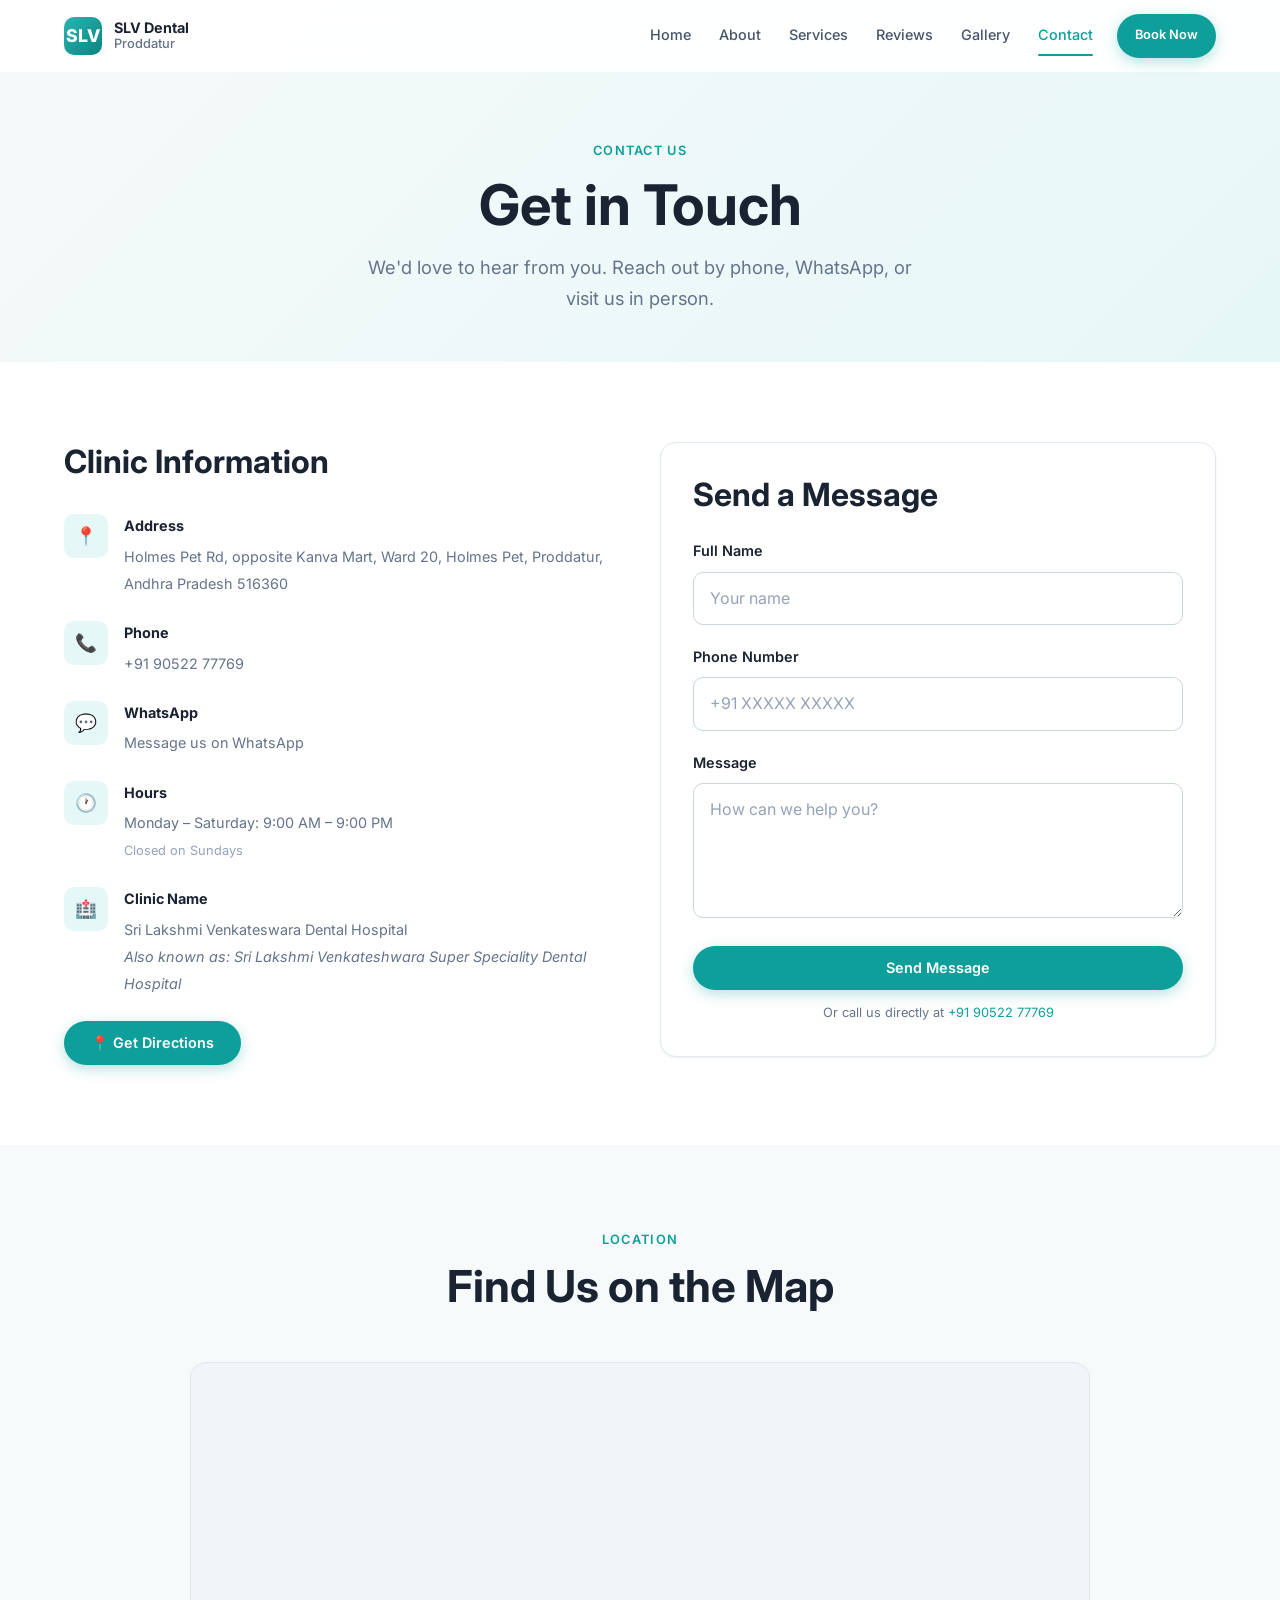
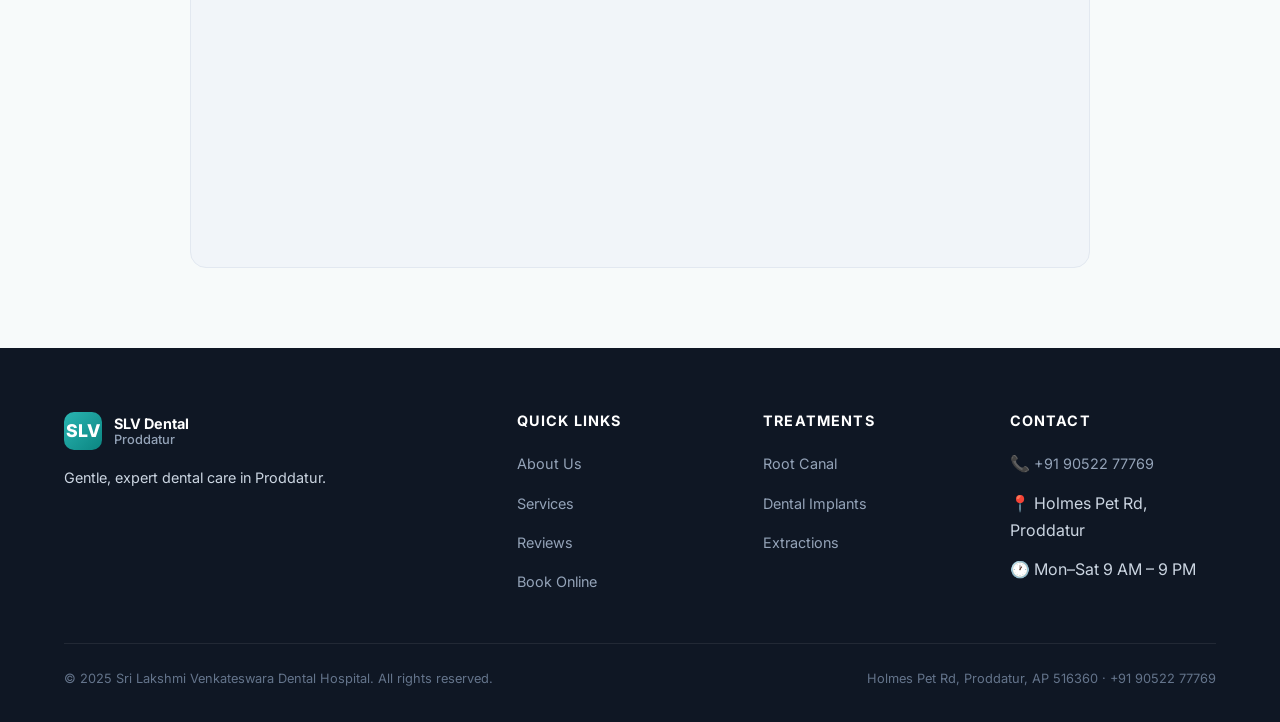
<file: contact.html>
<!DOCTYPE html>
<html lang="en">

<head>
    <meta charset="UTF-8">
    <meta name="viewport" content="width=device-width, initial-scale=1.0">
    <title>Contact — Sri Lakshmi Venkateswara Dental Hospital, Proddatur</title>
    <meta name="description"
        content="Contact SLV Dental Hospital in Proddatur. Address: Holmes Pet Rd, opposite Kanva Mart. Phone: +91 90522 77769. Mon–Sat 9 AM – 9 PM.">
    <meta property="og:title" content="Contact — SLV Dental Hospital, Proddatur">
    <meta property="og:description"
        content="Get in touch with our dental clinic. Call, WhatsApp, or visit us in Holmes Pet, Proddatur.">
    <meta property="og:type" content="website">
    <link rel="preconnect" href="https://fonts.googleapis.com">
    <link rel="preconnect" href="https://fonts.gstatic.com" crossorigin>
    <link href="https://fonts.googleapis.com/css2?family=Inter:wght@400;500;600;700;800&display=swap" rel="stylesheet">
    <link rel="stylesheet" href="assets/css/styles.css">
</head>

<body>

    <!-- ====== Header ====== -->
    <header class="header" id="header">
        <div class="header__inner">
            <a href="index.html" class="header__logo" aria-label="Home">
                <div class="header__logo-icon">SLV</div>
                <div class="header__logo-text">SLV Dental<span>Proddatur</span></div>
            </a>
            <button class="nav-toggle" aria-label="Toggle menu" aria-expanded="false">
                <span></span><span></span><span></span>
            </button>
            <nav class="nav" id="main-nav">
                <ul class="nav__list">
                    <li><a href="index.html" class="nav__link">Home</a></li>
                    <li><a href="about.html" class="nav__link">About</a></li>
                    <li><a href="services.html" class="nav__link">Services</a></li>
                    <li><a href="reviews.html" class="nav__link">Reviews</a></li>
                    <li><a href="gallery.html" class="nav__link">Gallery</a></li>
                    <li><a href="contact.html" class="nav__link">Contact</a></li>
                    <li class="nav__book"><a href="book.html" class="btn btn--primary btn--sm">Book Now</a></li>
                </ul>
            </nav>
        </div>
    </header>

    <!-- ====== Page Header ====== -->
    <section class="page-header">
        <div class="container">
            <span class="section__tag">Contact Us</span>
            <h1>Get in Touch</h1>
            <p>We'd love to hear from you. Reach out by phone, WhatsApp, or visit us in person.</p>
        </div>
    </section>

    <!-- ====== Contact Info + Form ====== -->
    <section class="section" id="contact-info">
        <div class="container">
            <div class="contact-grid">

                <!-- Left: Info -->
                <div class="reveal">
                    <h2 style="font-size:var(--fs-xl); margin-bottom:var(--sp-8);">Clinic Information</h2>

                    <div class="contact-item">
                        <div class="contact-item__icon">📍</div>
                        <div>
                            <strong>Address</strong>
                            <span>Holmes Pet Rd, opposite Kanva Mart, Ward 20, Holmes Pet, Proddatur, Andhra Pradesh
                                516360</span>
                        </div>
                    </div>

                    <div class="contact-item">
                        <div class="contact-item__icon">📞</div>
                        <div>
                            <strong>Phone</strong>
                            <a href="tel:+919052277769">+91 90522 77769</a>
                        </div>
                    </div>

                    <div class="contact-item">
                        <div class="contact-item__icon">💬</div>
                        <div>
                            <strong>WhatsApp</strong>
                            <a href="https://wa.me/919052277769?text=Hi%2C%20I%20would%20like%20to%20enquire%20about%20dental%20services."
                                target="_blank" rel="noopener">Message us on WhatsApp</a>
                        </div>
                    </div>

                    <div class="contact-item">
                        <div class="contact-item__icon">🕐</div>
                        <div>
                            <strong>Hours</strong>
                            <span>Monday – Saturday: 9:00 AM – 9:00 PM</span>
                            <br><span style="font-size:var(--fs-xs); color:var(--clr-gray-400);">Closed on
                                Sundays</span>
                        </div>
                    </div>

                    <div class="contact-item">
                        <div class="contact-item__icon">🏥</div>
                        <div>
                            <strong>Clinic Name</strong>
                            <span>Sri Lakshmi Venkateswara Dental Hospital</span>
                            <br><span class="alt-name">Also known as: Sri Lakshmi Venkateshwara Super Speciality Dental
                                Hospital</span>
                        </div>
                    </div>

                    <div style="margin-top:var(--sp-6);">
                        <a href="https://www.google.com/maps/dir/?api=1&destination=Sri+Lakshmi+Venkateswara+Dental+Hospital+Proddatur"
                            target="_blank" rel="noopener" class="btn btn--primary">
                            📍 Get Directions
                        </a>
                    </div>
                </div>

                <!-- Right: Contact Form -->
                <div class="reveal reveal-delay-1">
                    <div class="card" style="padding:var(--sp-8);">
                        <h2 style="font-size:var(--fs-xl); margin-bottom:var(--sp-6);">Send a Message</h2>
                        <form id="contact-form" action="mailto:clinic@example.com" method="POST" enctype="text/plain">
                            <div class="form-group">
                                <label for="cf-name" class="form-label">Full Name</label>
                                <input type="text" id="cf-name" name="name" class="form-control" placeholder="Your name"
                                    required autocomplete="name" minlength="2">
                                <p class="form-error">Please enter your name</p>
                            </div>
                            <div class="form-group">
                                <label for="cf-phone" class="form-label">Phone Number</label>
                                <input type="tel" id="cf-phone" name="phone" class="form-control"
                                    placeholder="+91 XXXXX XXXXX" required autocomplete="tel" inputmode="tel">
                                <p class="form-error">Please enter a valid phone number</p>
                            </div>
                            <div class="form-group">
                                <label for="cf-message" class="form-label">Message</label>
                                <textarea id="cf-message" name="message" class="form-control" rows="4"
                                    placeholder="How can we help you?"></textarea>
                            </div>
                            <button type="submit" class="btn btn--primary" style="width:100%;">Send Message</button>
                            <p
                                style="margin-top:var(--sp-3); font-size:var(--fs-xs); color:var(--clr-text-muted); text-align:center;">
                                Or call us directly at <a href="tel:+919052277769">+91 90522 77769</a>
                            </p>
                        </form>
                    </div>
                </div>

            </div>
        </div>
    </section>

    <!-- ====== Map ====== -->
    <section class="section section--alt" id="map">
        <div class="container">
            <div class="section__header reveal">
                <span class="section__tag">Location</span>
                <h2>Find Us on the Map</h2>
            </div>
            <div class="map-placeholder reveal" style="max-width:900px; margin-inline:auto;">
                <iframe title="Clinic location on Google Maps" loading="lazy"
                    referrerpolicy="no-referrer-when-downgrade"
                    src="https://www.google.com/maps/embed?pb=!1m18!1m12!1m3!1d3844.0!2d78.55!3d14.75!2m3!1f0!2f0!3f0!3m2!1i1024!2i768!4f13.1!3m3!1m2!1s0x0%3A0x0!2z!5e0!3m2!1sen!2sin!4v1700000000000"
                    allowfullscreen>
                </iframe>
            </div>
        </div>
    </section>

    <!-- ====== Footer ====== -->
    <footer class="footer">
        <div class="container">
            <div class="footer__grid">
                <div class="footer__brand">
                    <a href="index.html" class="header__logo" style="color:var(--clr-white);">
                        <div class="header__logo-icon">SLV</div>
                        <div class="header__logo-text">SLV Dental<span
                                style="color:var(--clr-gray-400);">Proddatur</span></div>
                    </a>
                    <p>Gentle, expert dental care in Proddatur.</p>
                </div>
                <div>
                    <h4 class="footer__heading">Quick Links</h4>
                    <ul class="footer__links">
                        <li><a href="about.html">About Us</a></li>
                        <li><a href="services.html">Services</a></li>
                        <li><a href="reviews.html">Reviews</a></li>
                        <li><a href="book.html">Book Online</a></li>
                    </ul>
                </div>
                <div>
                    <h4 class="footer__heading">Treatments</h4>
                    <ul class="footer__links">
                        <li><a href="services.html#rct">Root Canal</a></li>
                        <li><a href="services.html#implants">Dental Implants</a></li>
                        <li><a href="services.html#extractions">Extractions</a></li>
                    </ul>
                </div>
                <div>
                    <h4 class="footer__heading">Contact</h4>
                    <ul class="footer__links">
                        <li>📞 <a href="tel:+919052277769">+91 90522 77769</a></li>
                        <li>📍 Holmes Pet Rd, Proddatur</li>
                        <li>🕐 Mon–Sat 9 AM – 9 PM</li>
                    </ul>
                </div>
            </div>
            <div class="footer__bottom">
                <span>© 2025 Sri Lakshmi Venkateswara Dental Hospital. All rights reserved.</span>
                <span>Holmes Pet Rd, Proddatur, AP 516360 · +91 90522 77769</span>
            </div>
        </div>
    </footer>

    <script src="assets/js/config.js"></script>
    <script src="assets/js/main.js"></script>
</body>

</html>
</file>
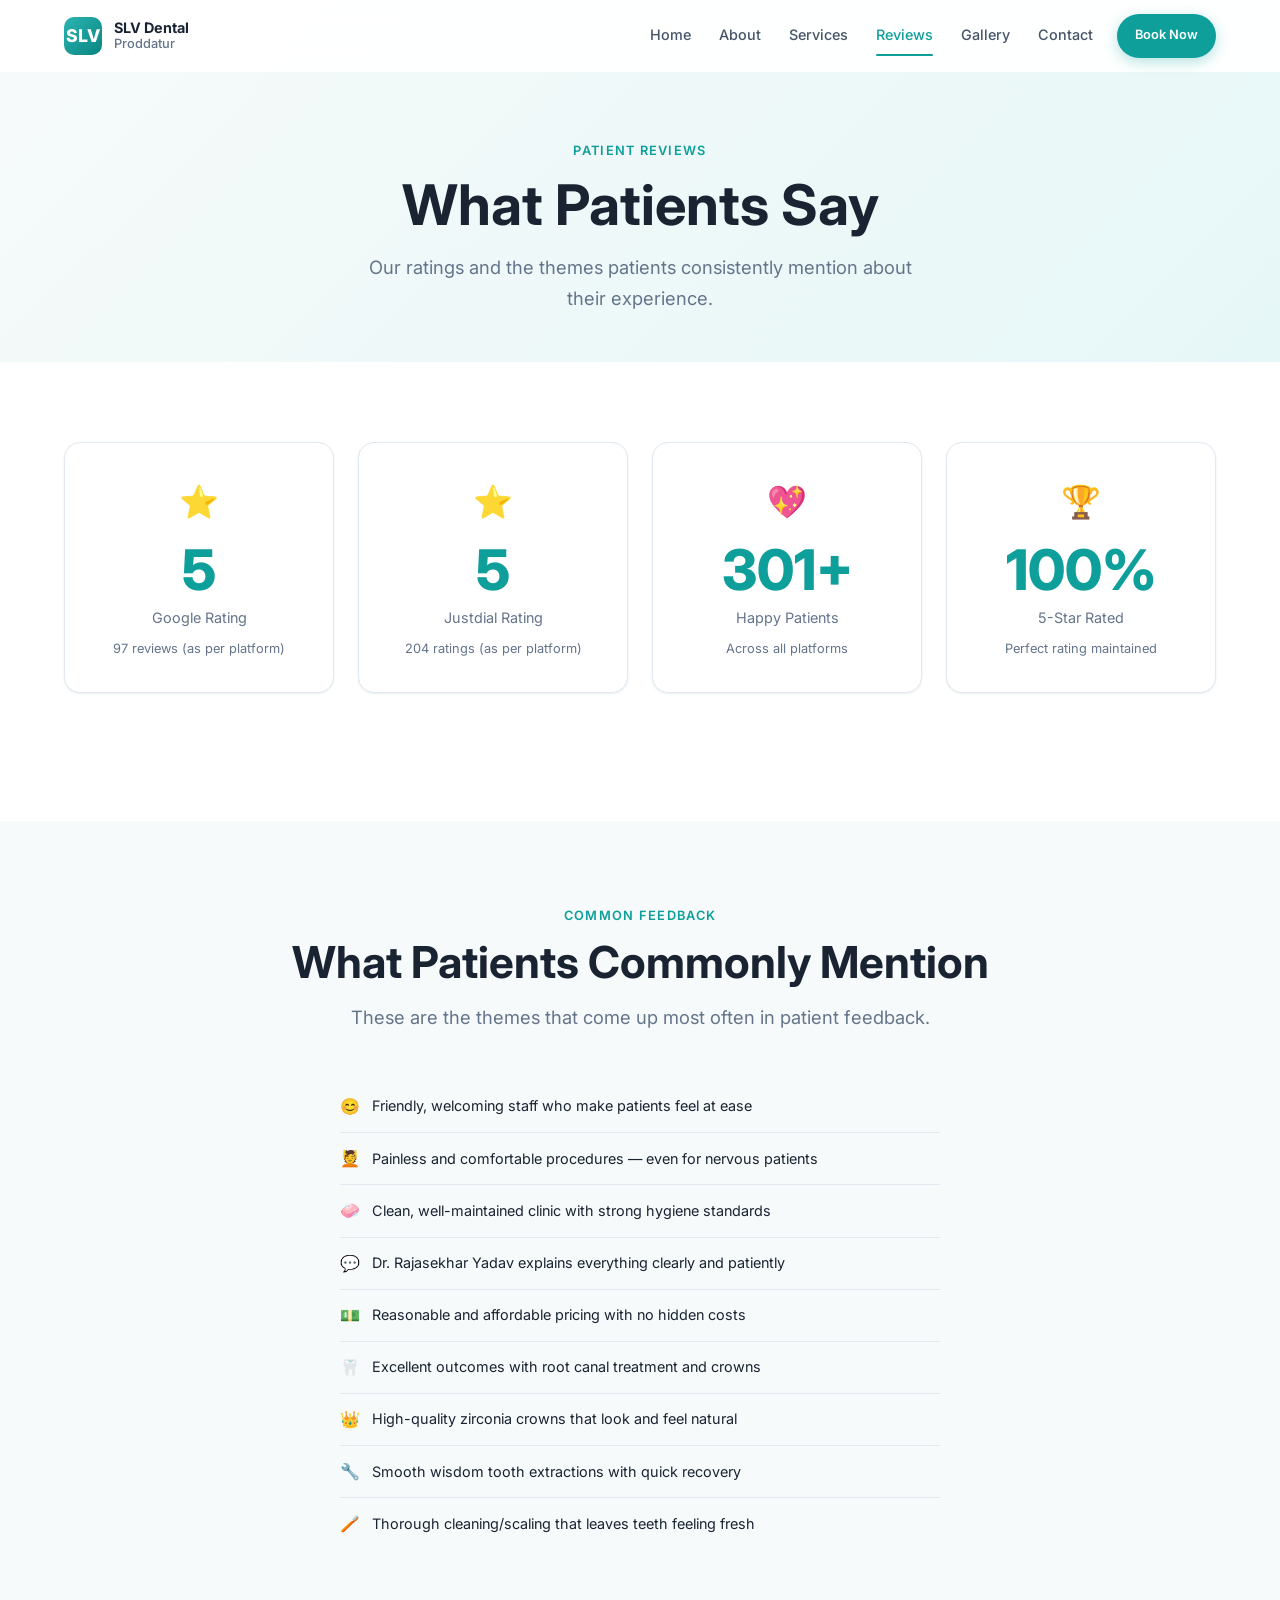
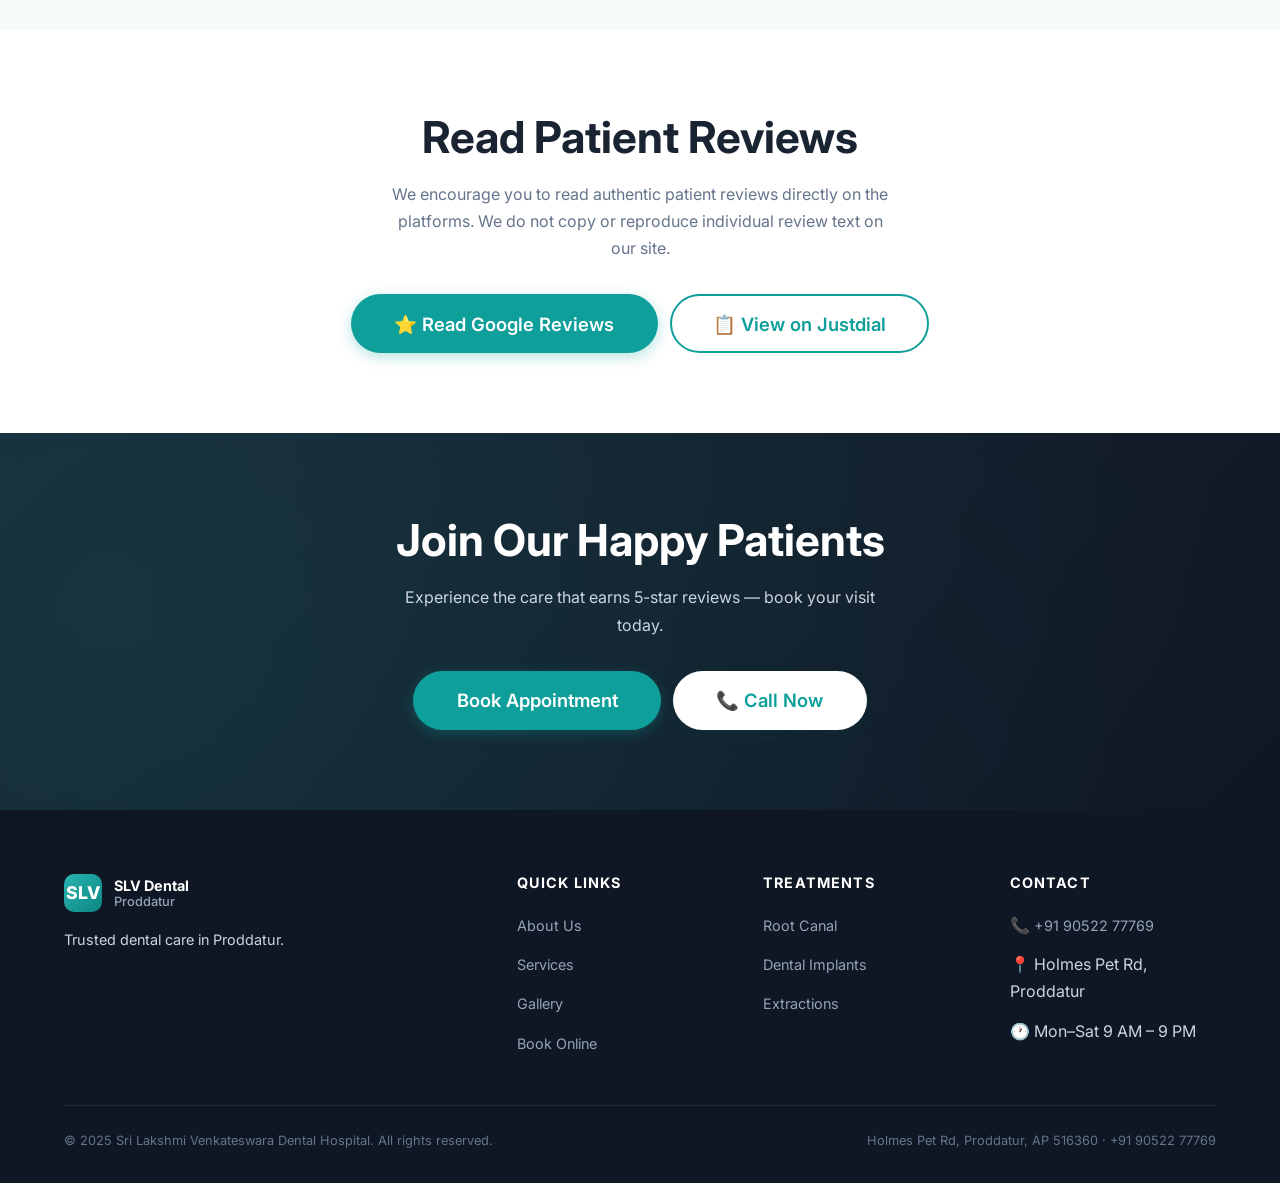
<file: reviews.html>
<!DOCTYPE html>
<html lang="en">

<head>
    <meta charset="UTF-8">
    <meta name="viewport" content="width=device-width, initial-scale=1.0">
    <title>Reviews — Sri Lakshmi Venkateswara Dental Hospital, Proddatur</title>
    <meta name="description"
        content="See what patients say about SLV Dental Hospital — 5.0 on Google (97 reviews), 5.0 on Justdial (204 ratings). Read review highlights.">
    <meta property="og:title" content="Reviews — SLV Dental Hospital">
    <meta property="og:description"
        content="5-star rated dental clinic in Proddatur. Read what patients commonly appreciate.">
    <meta property="og:type" content="website">
    <link rel="preconnect" href="https://fonts.googleapis.com">
    <link rel="preconnect" href="https://fonts.gstatic.com" crossorigin>
    <link href="https://fonts.googleapis.com/css2?family=Inter:wght@400;500;600;700;800&display=swap" rel="stylesheet">
    <link rel="stylesheet" href="assets/css/styles.css">
</head>

<body>

    <!-- ====== Header ====== -->
    <header class="header" id="header">
        <div class="header__inner">
            <a href="index.html" class="header__logo" aria-label="Home">
                <div class="header__logo-icon">SLV</div>
                <div class="header__logo-text">SLV Dental<span>Proddatur</span></div>
            </a>
            <button class="nav-toggle" aria-label="Toggle menu" aria-expanded="false">
                <span></span><span></span><span></span>
            </button>
            <nav class="nav" id="main-nav">
                <ul class="nav__list">
                    <li><a href="index.html" class="nav__link">Home</a></li>
                    <li><a href="about.html" class="nav__link">About</a></li>
                    <li><a href="services.html" class="nav__link">Services</a></li>
                    <li><a href="reviews.html" class="nav__link">Reviews</a></li>
                    <li><a href="gallery.html" class="nav__link">Gallery</a></li>
                    <li><a href="contact.html" class="nav__link">Contact</a></li>
                    <li class="nav__book"><a href="book.html" class="btn btn--primary btn--sm">Book Now</a></li>
                </ul>
            </nav>
        </div>
    </header>

    <!-- ====== Page Header ====== -->
    <section class="page-header">
        <div class="container">
            <span class="section__tag">Patient Reviews</span>
            <h1>What Patients Say</h1>
            <p>Our ratings and the themes patients consistently mention about their experience.</p>
        </div>
    </section>

    <!-- ====== Rating Stats ====== -->
    <section class="section" id="stats">
        <div class="container">
            <div class="stats-grid">
                <div class="card stat-card reveal">
                    <div style="font-size:2rem; margin-bottom:var(--sp-3);">⭐</div>
                    <div class="stat-card__num"><span data-count="5.0">0</span></div>
                    <div class="stat-card__label">Google Rating</div>
                    <div style="margin-top:var(--sp-2); font-size:var(--fs-xs); color:var(--clr-text-muted);">
                        <span data-count="97">0</span> reviews (as per platform)
                    </div>
                </div>
                <div class="card stat-card reveal reveal-delay-1">
                    <div style="font-size:2rem; margin-bottom:var(--sp-3);">⭐</div>
                    <div class="stat-card__num"><span data-count="5.0">0</span></div>
                    <div class="stat-card__label">Justdial Rating</div>
                    <div style="margin-top:var(--sp-2); font-size:var(--fs-xs); color:var(--clr-text-muted);">
                        <span data-count="204">0</span> ratings (as per platform)
                    </div>
                </div>
                <div class="card stat-card reveal reveal-delay-2">
                    <div style="font-size:2rem; margin-bottom:var(--sp-3);">💖</div>
                    <div class="stat-card__num" data-count="301" data-suffix="+">0</div>
                    <div class="stat-card__label">Happy Patients</div>
                    <div style="margin-top:var(--sp-2); font-size:var(--fs-xs); color:var(--clr-text-muted);">
                        Across all platforms
                    </div>
                </div>
                <div class="card stat-card reveal reveal-delay-3">
                    <div style="font-size:2rem; margin-bottom:var(--sp-3);">🏆</div>
                    <div class="stat-card__num">100%</div>
                    <div class="stat-card__label">5-Star Rated</div>
                    <div style="margin-top:var(--sp-2); font-size:var(--fs-xs); color:var(--clr-text-muted);">
                        Perfect rating maintained
                    </div>
                </div>
            </div>
        </div>
    </section>

    <!-- ====== What Patients Mention ====== -->
    <section class="section section--alt" id="themes">
        <div class="container">
            <div class="section__header reveal">
                <span class="section__tag">Common Feedback</span>
                <h2>What Patients Commonly Mention</h2>
                <p class="section__subtitle">These are the themes that come up most often in patient feedback.</p>
            </div>

            <ul class="theme-list reveal">
                <li>
                    <span class="theme-list__icon">😊</span>
                    Friendly, welcoming staff who make patients feel at ease
                </li>
                <li>
                    <span class="theme-list__icon">💆</span>
                    Painless and comfortable procedures — even for nervous patients
                </li>
                <li>
                    <span class="theme-list__icon">🧼</span>
                    Clean, well-maintained clinic with strong hygiene standards
                </li>
                <li>
                    <span class="theme-list__icon">💬</span>
                    Dr. Rajasekhar Yadav explains everything clearly and patiently
                </li>
                <li>
                    <span class="theme-list__icon">💵</span>
                    Reasonable and affordable pricing with no hidden costs
                </li>
                <li>
                    <span class="theme-list__icon">🦷</span>
                    Excellent outcomes with root canal treatment and crowns
                </li>
                <li>
                    <span class="theme-list__icon">👑</span>
                    High-quality zirconia crowns that look and feel natural
                </li>
                <li>
                    <span class="theme-list__icon">🔧</span>
                    Smooth wisdom tooth extractions with quick recovery
                </li>
                <li>
                    <span class="theme-list__icon">🪥</span>
                    Thorough cleaning/scaling that leaves teeth feeling fresh
                </li>
            </ul>
        </div>
    </section>

    <!-- ====== Read Reviews ====== -->
    <section class="section" id="read-reviews">
        <div class="container text-center">
            <div class="reveal">
                <h2 style="margin-bottom:var(--sp-4);">Read Patient Reviews</h2>
                <p class="text-muted" style="max-width:500px; margin-inline:auto; margin-bottom:var(--sp-8);">
                    We encourage you to read authentic patient reviews directly on the platforms. We do not copy or
                    reproduce individual review text on our site.
                </p>
                <div class="btn-group" style="justify-content:center;">
                    <a href="https://g.page/CLINIC_GOOGLE_PLACE_ID/review" target="_blank" rel="noopener"
                        class="btn btn--primary btn--lg">
                        ⭐ Read Google Reviews
                    </a>
                    <a href="https://www.justdial.com/" target="_blank" rel="noopener" class="btn btn--outline btn--lg">
                        📋 View on Justdial
                    </a>
                </div>
            </div>
        </div>
    </section>

    <!-- ====== CTA ====== -->
    <section class="cta-section">
        <div class="container">
            <h2 class="reveal">Join Our Happy Patients</h2>
            <p class="reveal reveal-delay-1">Experience the care that earns 5-star reviews — book your visit today.</p>
            <div class="btn-group reveal reveal-delay-2" style="justify-content:center;">
                <a href="book.html" class="btn btn--primary btn--lg">Book Appointment</a>
                <a href="tel:+919052277769" class="btn btn--white btn--lg">📞 Call Now</a>
            </div>
        </div>
    </section>

    <!-- ====== Footer ====== -->
    <footer class="footer">
        <div class="container">
            <div class="footer__grid">
                <div class="footer__brand">
                    <a href="index.html" class="header__logo" style="color:var(--clr-white);">
                        <div class="header__logo-icon">SLV</div>
                        <div class="header__logo-text">SLV Dental<span
                                style="color:var(--clr-gray-400);">Proddatur</span></div>
                    </a>
                    <p>Trusted dental care in Proddatur.</p>
                </div>
                <div>
                    <h4 class="footer__heading">Quick Links</h4>
                    <ul class="footer__links">
                        <li><a href="about.html">About Us</a></li>
                        <li><a href="services.html">Services</a></li>
                        <li><a href="gallery.html">Gallery</a></li>
                        <li><a href="book.html">Book Online</a></li>
                    </ul>
                </div>
                <div>
                    <h4 class="footer__heading">Treatments</h4>
                    <ul class="footer__links">
                        <li><a href="services.html#rct">Root Canal</a></li>
                        <li><a href="services.html#implants">Dental Implants</a></li>
                        <li><a href="services.html#extractions">Extractions</a></li>
                    </ul>
                </div>
                <div>
                    <h4 class="footer__heading">Contact</h4>
                    <ul class="footer__links">
                        <li>📞 <a href="tel:+919052277769">+91 90522 77769</a></li>
                        <li>📍 Holmes Pet Rd, Proddatur</li>
                        <li>🕐 Mon–Sat 9 AM – 9 PM</li>
                    </ul>
                </div>
            </div>
            <div class="footer__bottom">
                <span>© 2025 Sri Lakshmi Venkateswara Dental Hospital. All rights reserved.</span>
                <span>Holmes Pet Rd, Proddatur, AP 516360 · +91 90522 77769</span>
            </div>
        </div>
    </footer>

    <script src="assets/js/config.js"></script>
    <script src="assets/js/main.js"></script>
</body>

</html>
</file>
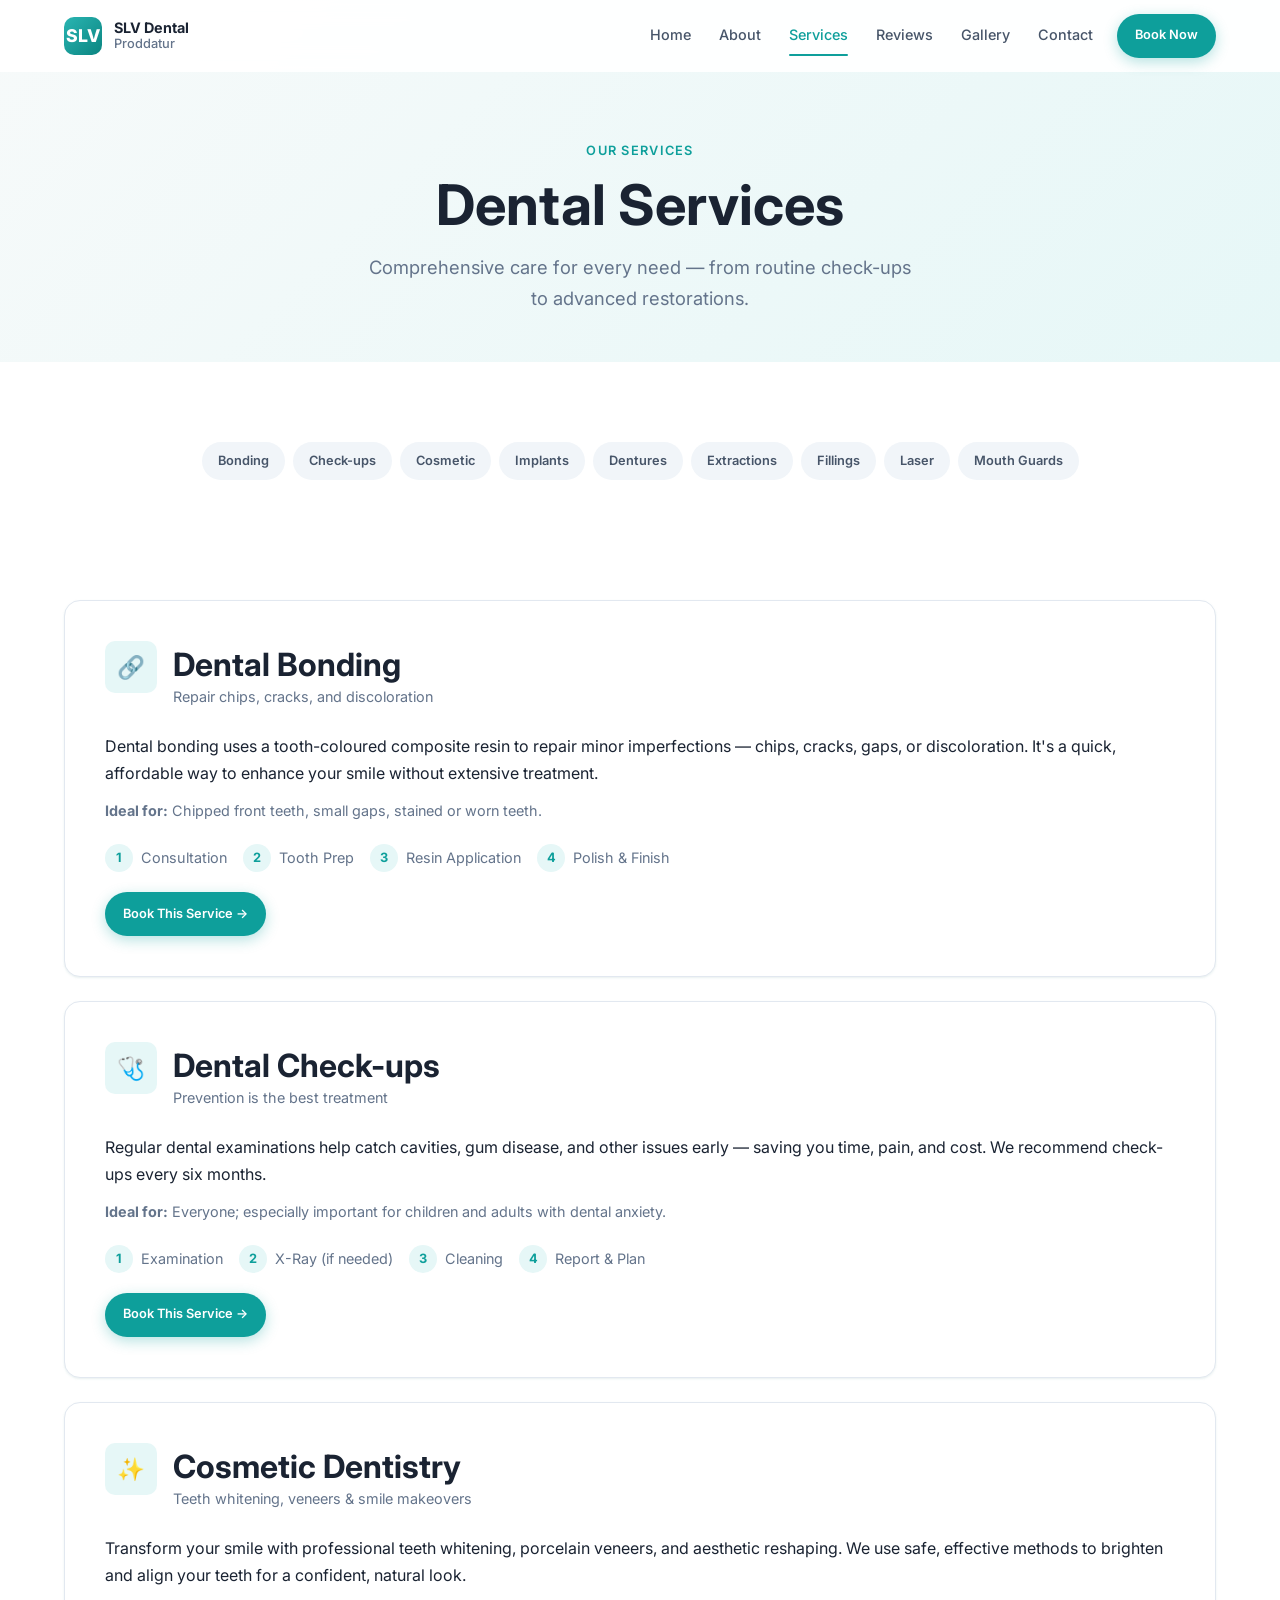
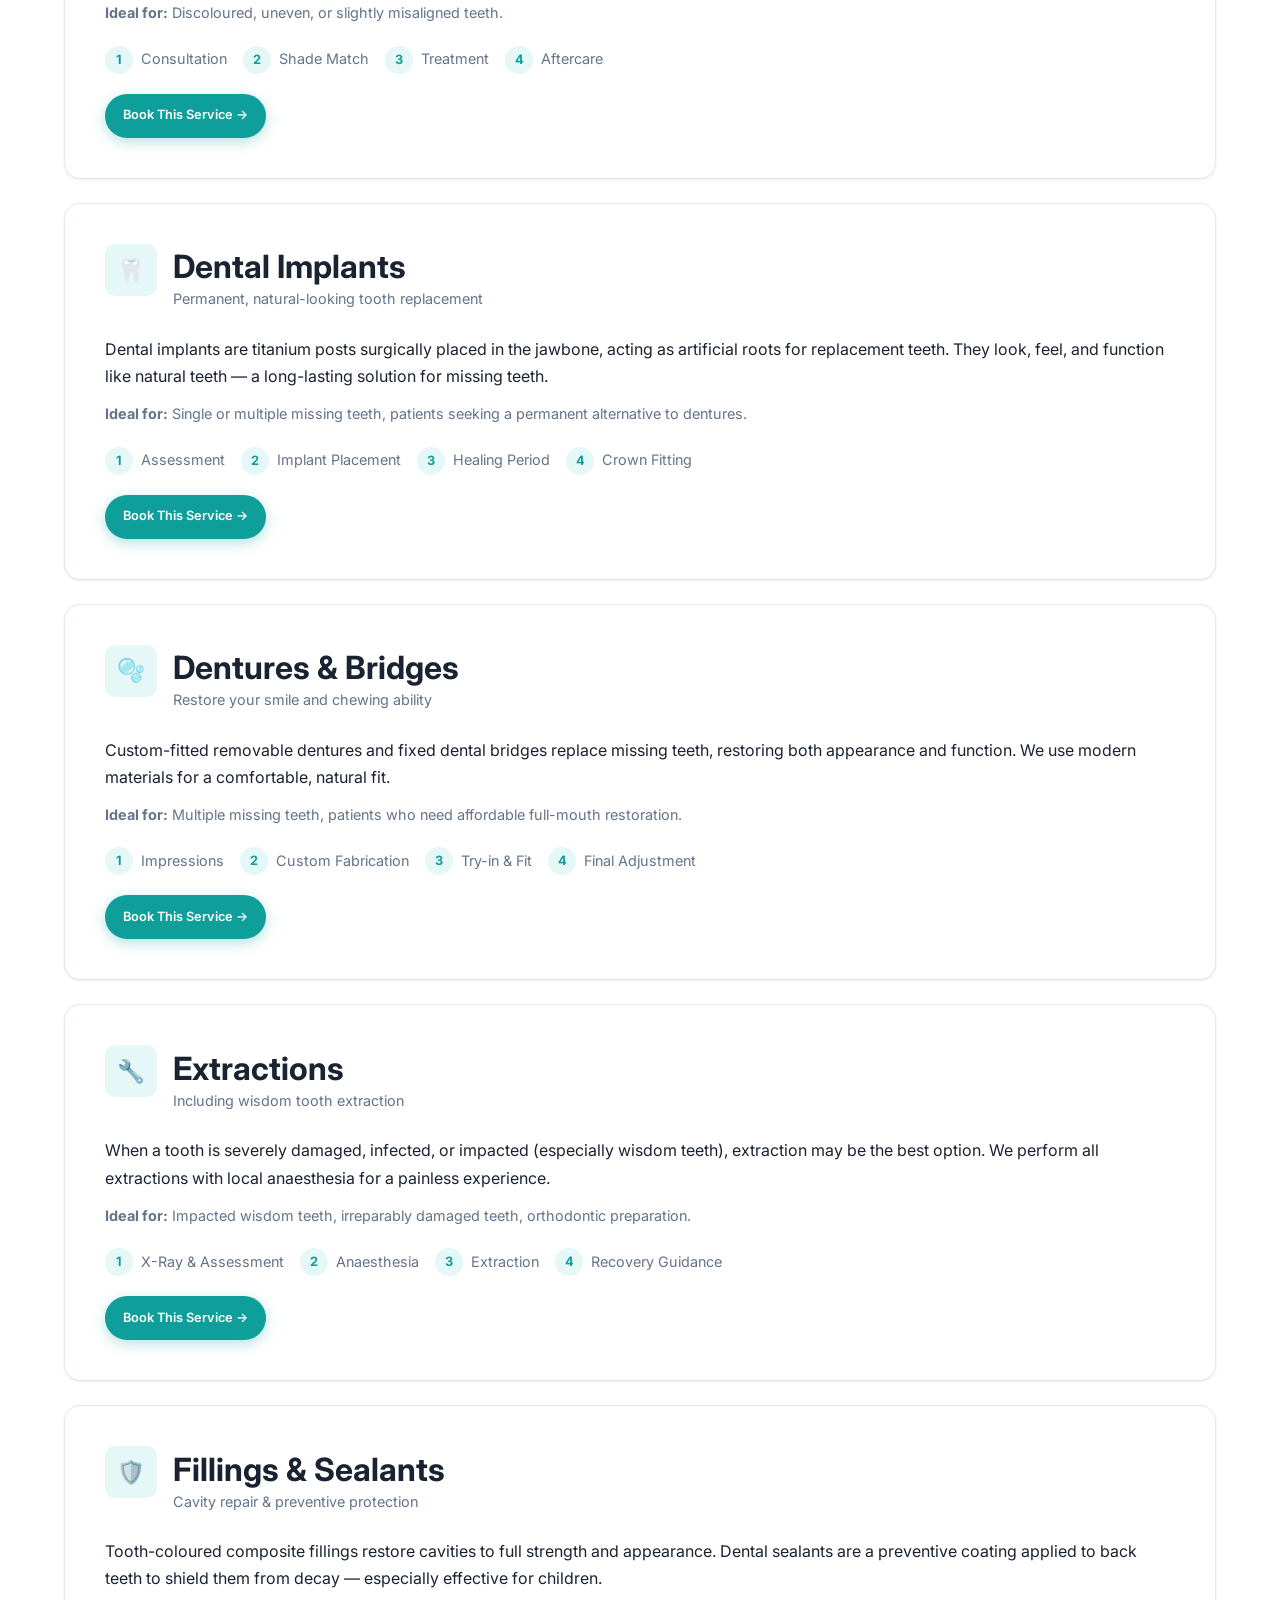
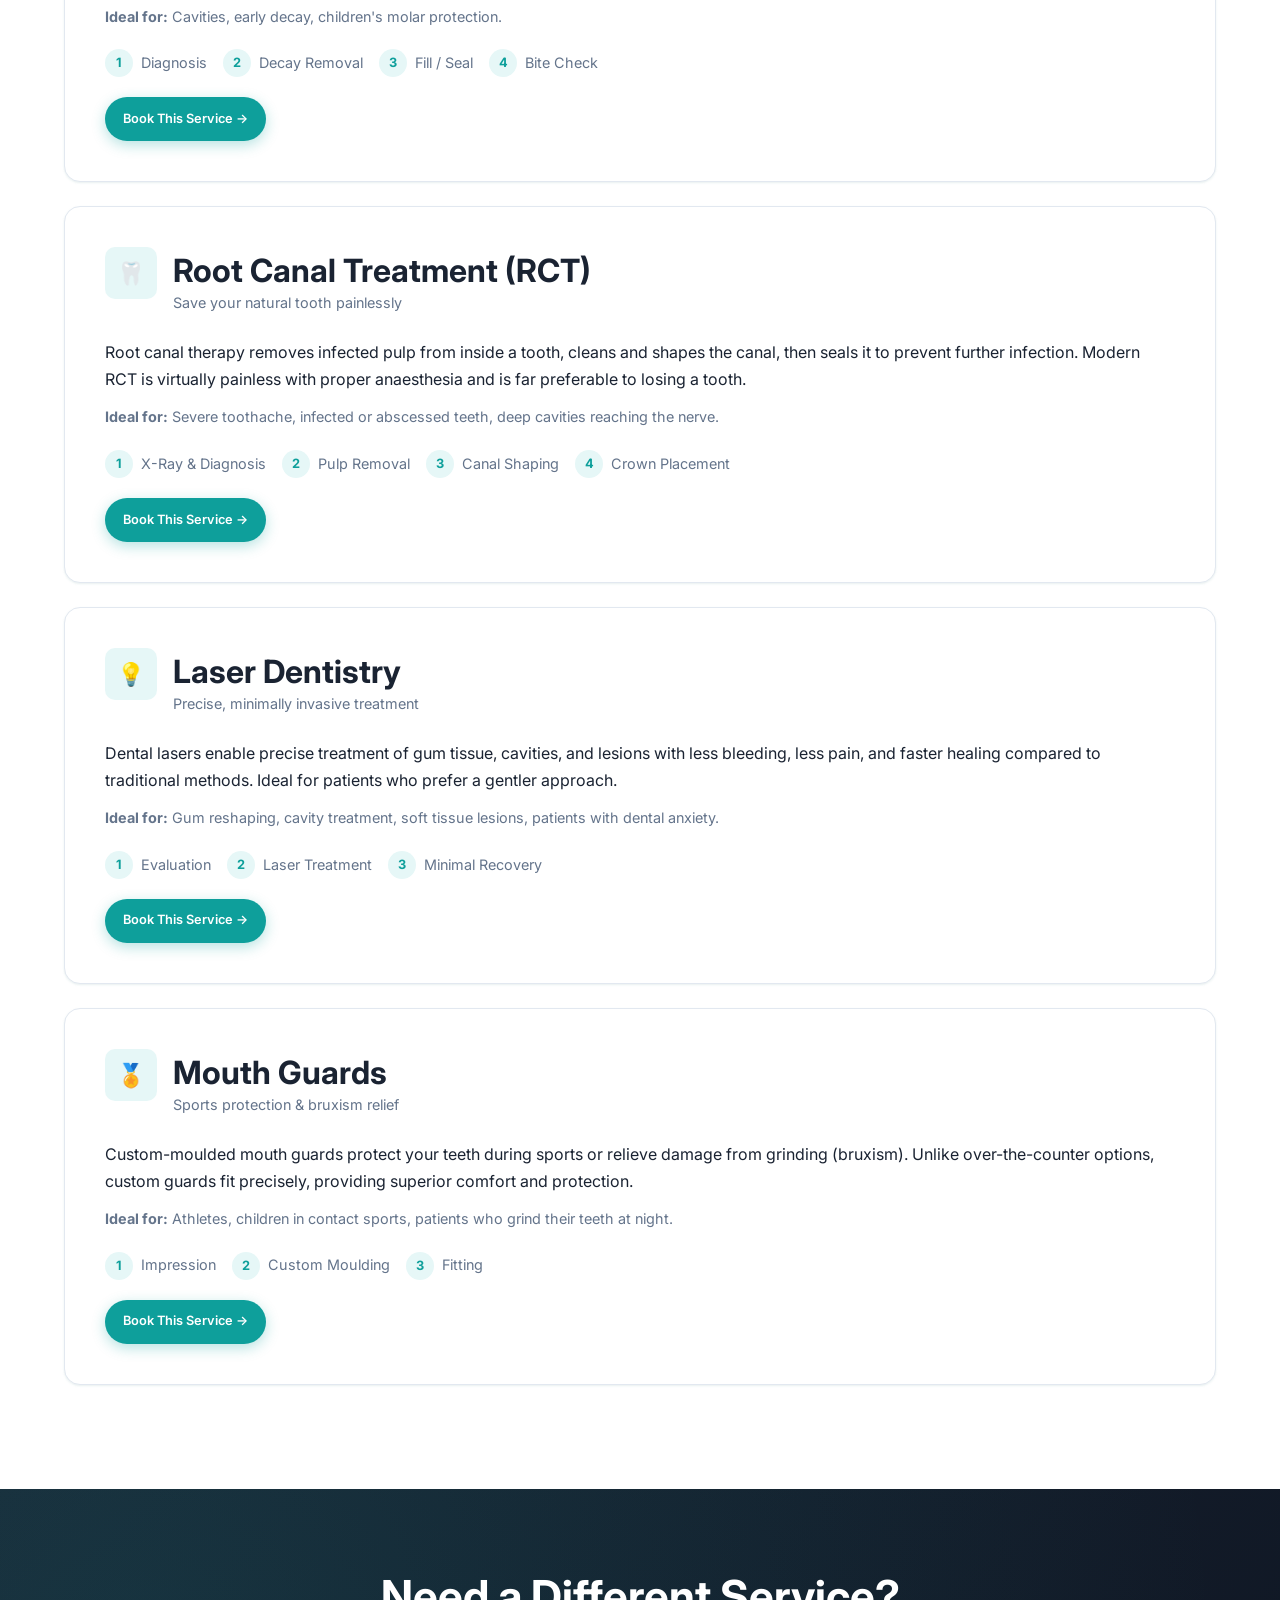
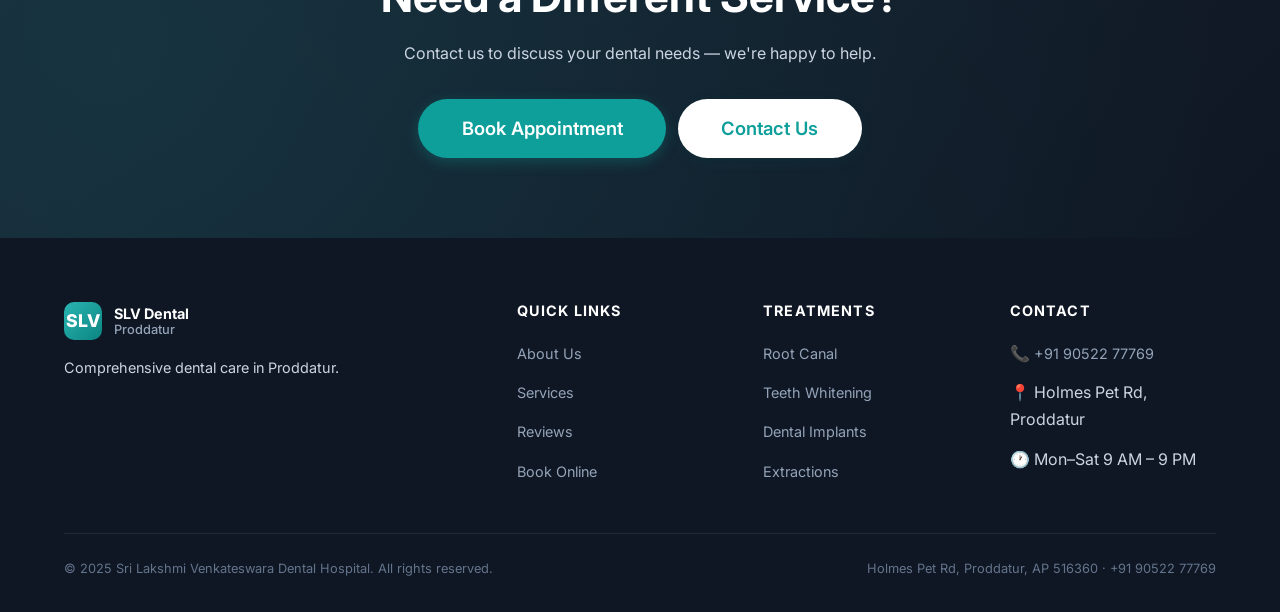
<file: services.html>
<!DOCTYPE html>
<html lang="en">

<head>
    <meta charset="UTF-8">
    <meta name="viewport" content="width=device-width, initial-scale=1.0">
    <title>Services — Sri Lakshmi Venkateswara Dental Hospital, Proddatur</title>
    <meta name="description"
        content="Explore dental services at SLV Dental Hospital: root canal, implants, crowns, whitening, extractions, fillings, laser dentistry, and more. Book in Proddatur.">
    <meta property="og:title" content="Services — SLV Dental Hospital">
    <meta property="og:description"
        content="Comprehensive dental services from check-ups to implants. Book at SLV Dental Proddatur.">
    <meta property="og:type" content="website">
    <link rel="preconnect" href="https://fonts.googleapis.com">
    <link rel="preconnect" href="https://fonts.gstatic.com" crossorigin>
    <link href="https://fonts.googleapis.com/css2?family=Inter:wght@400;500;600;700;800&display=swap" rel="stylesheet">
    <link rel="stylesheet" href="assets/css/styles.css">
</head>

<body>

    <!-- ====== Header ====== -->
    <header class="header" id="header">
        <div class="header__inner">
            <a href="index.html" class="header__logo" aria-label="Home">
                <div class="header__logo-icon">SLV</div>
                <div class="header__logo-text">SLV Dental<span>Proddatur</span></div>
            </a>
            <button class="nav-toggle" aria-label="Toggle menu" aria-expanded="false">
                <span></span><span></span><span></span>
            </button>
            <nav class="nav" id="main-nav">
                <ul class="nav__list">
                    <li><a href="index.html" class="nav__link">Home</a></li>
                    <li><a href="about.html" class="nav__link">About</a></li>
                    <li><a href="services.html" class="nav__link">Services</a></li>
                    <li><a href="reviews.html" class="nav__link">Reviews</a></li>
                    <li><a href="gallery.html" class="nav__link">Gallery</a></li>
                    <li><a href="contact.html" class="nav__link">Contact</a></li>
                    <li class="nav__book"><a href="book.html" class="btn btn--primary btn--sm">Book Now</a></li>
                </ul>
            </nav>
        </div>
    </header>

    <!-- ====== Page Header ====== -->
    <section class="page-header">
        <div class="container">
            <span class="section__tag">Our Services</span>
            <h1>Dental Services</h1>
            <p>Comprehensive care for every need — from routine check-ups to advanced restorations.</p>
        </div>
    </section>

    <!-- ====== Service Anchors ====== -->
    <section class="section" style="padding-bottom:0;">
        <div class="container">
            <nav class="service-nav reveal" aria-label="Service quick links">
                <a href="#bonding">Bonding</a>
                <a href="#checkups">Check-ups</a>
                <a href="#cosmetic">Cosmetic</a>
                <a href="#implants">Implants</a>
                <a href="#dentures">Dentures</a>
                <a href="#extractions">Extractions</a>
                <a href="#fillings">Fillings</a>
                <a href="#laser">Laser</a>
                <a href="#mouthguards">Mouth Guards</a>
            </nav>
        </div>
    </section>

    <!-- ====== Service Details ====== -->
    <section class="section">
        <div class="container">

            <!-- Bonding -->
            <div class="card service-detail reveal" id="bonding">
                <div class="service-detail__header">
                    <div class="card__icon">🔗</div>
                    <div>
                        <h2 style="font-size:var(--fs-xl);">Dental Bonding</h2>
                        <p class="text-muted" style="font-size:var(--fs-sm);">Repair chips, cracks, and discoloration
                        </p>
                    </div>
                </div>
                <p>Dental bonding uses a tooth-coloured composite resin to repair minor imperfections — chips, cracks,
                    gaps, or discoloration. It's a quick, affordable way to enhance your smile without extensive
                    treatment.</p>
                <p style="margin-top:var(--sp-3); color:var(--clr-text-muted); font-size:var(--fs-sm);"><strong>Ideal
                        for:</strong> Chipped front teeth, small gaps, stained or worn teeth.</p>
                <div class="service-detail__flow">
                    <div class="flow-step"><span class="flow-step__num">1</span> Consultation</div>
                    <div class="flow-step"><span class="flow-step__num">2</span> Tooth Prep</div>
                    <div class="flow-step"><span class="flow-step__num">3</span> Resin Application</div>
                    <div class="flow-step"><span class="flow-step__num">4</span> Polish &amp; Finish</div>
                </div>
                <a href="book.html" class="btn btn--primary btn--sm">Book This Service →</a>
            </div>

            <!-- Check-ups -->
            <div class="card service-detail reveal" id="checkups">
                <div class="service-detail__header">
                    <div class="card__icon">🩺</div>
                    <div>
                        <h2 style="font-size:var(--fs-xl);">Dental Check-ups</h2>
                        <p class="text-muted" style="font-size:var(--fs-sm);">Prevention is the best treatment</p>
                    </div>
                </div>
                <p>Regular dental examinations help catch cavities, gum disease, and other issues early — saving you
                    time, pain, and cost. We recommend check-ups every six months.</p>
                <p style="margin-top:var(--sp-3); color:var(--clr-text-muted); font-size:var(--fs-sm);"><strong>Ideal
                        for:</strong> Everyone; especially important for children and adults with dental anxiety.</p>
                <div class="service-detail__flow">
                    <div class="flow-step"><span class="flow-step__num">1</span> Examination</div>
                    <div class="flow-step"><span class="flow-step__num">2</span> X-Ray (if needed)</div>
                    <div class="flow-step"><span class="flow-step__num">3</span> Cleaning</div>
                    <div class="flow-step"><span class="flow-step__num">4</span> Report &amp; Plan</div>
                </div>
                <a href="book.html" class="btn btn--primary btn--sm">Book This Service →</a>
            </div>

            <!-- Cosmetic -->
            <div class="card service-detail reveal" id="cosmetic">
                <div class="service-detail__header">
                    <div class="card__icon">✨</div>
                    <div>
                        <h2 style="font-size:var(--fs-xl);">Cosmetic Dentistry</h2>
                        <p class="text-muted" style="font-size:var(--fs-sm);">Teeth whitening, veneers &amp; smile
                            makeovers</p>
                    </div>
                </div>
                <p>Transform your smile with professional teeth whitening, porcelain veneers, and aesthetic reshaping.
                    We use safe, effective methods to brighten and align your teeth for a confident, natural look.</p>
                <p style="margin-top:var(--sp-3); color:var(--clr-text-muted); font-size:var(--fs-sm);"><strong>Ideal
                        for:</strong> Discoloured, uneven, or slightly misaligned teeth.</p>
                <div class="service-detail__flow">
                    <div class="flow-step"><span class="flow-step__num">1</span> Consultation</div>
                    <div class="flow-step"><span class="flow-step__num">2</span> Shade Match</div>
                    <div class="flow-step"><span class="flow-step__num">3</span> Treatment</div>
                    <div class="flow-step"><span class="flow-step__num">4</span> Aftercare</div>
                </div>
                <a href="book.html" class="btn btn--primary btn--sm">Book This Service →</a>
            </div>

            <!-- Implants -->
            <div class="card service-detail reveal" id="implants">
                <div class="service-detail__header">
                    <div class="card__icon">🦷</div>
                    <div>
                        <h2 style="font-size:var(--fs-xl);">Dental Implants</h2>
                        <p class="text-muted" style="font-size:var(--fs-sm);">Permanent, natural-looking tooth
                            replacement</p>
                    </div>
                </div>
                <p>Dental implants are titanium posts surgically placed in the jawbone, acting as artificial roots for
                    replacement teeth. They look, feel, and function like natural teeth — a long-lasting solution for
                    missing teeth.</p>
                <p style="margin-top:var(--sp-3); color:var(--clr-text-muted); font-size:var(--fs-sm);"><strong>Ideal
                        for:</strong> Single or multiple missing teeth, patients seeking a permanent alternative to
                    dentures.</p>
                <div class="service-detail__flow">
                    <div class="flow-step"><span class="flow-step__num">1</span> Assessment</div>
                    <div class="flow-step"><span class="flow-step__num">2</span> Implant Placement</div>
                    <div class="flow-step"><span class="flow-step__num">3</span> Healing Period</div>
                    <div class="flow-step"><span class="flow-step__num">4</span> Crown Fitting</div>
                </div>
                <a href="book.html" class="btn btn--primary btn--sm">Book This Service →</a>
            </div>

            <!-- Dentures -->
            <div class="card service-detail reveal" id="dentures">
                <div class="service-detail__header">
                    <div class="card__icon">🫧</div>
                    <div>
                        <h2 style="font-size:var(--fs-xl);">Dentures &amp; Bridges</h2>
                        <p class="text-muted" style="font-size:var(--fs-sm);">Restore your smile and chewing ability</p>
                    </div>
                </div>
                <p>Custom-fitted removable dentures and fixed dental bridges replace missing teeth, restoring both
                    appearance and function. We use modern materials for a comfortable, natural fit.</p>
                <p style="margin-top:var(--sp-3); color:var(--clr-text-muted); font-size:var(--fs-sm);"><strong>Ideal
                        for:</strong> Multiple missing teeth, patients who need affordable full-mouth restoration.</p>
                <div class="service-detail__flow">
                    <div class="flow-step"><span class="flow-step__num">1</span> Impressions</div>
                    <div class="flow-step"><span class="flow-step__num">2</span> Custom Fabrication</div>
                    <div class="flow-step"><span class="flow-step__num">3</span> Try-in &amp; Fit</div>
                    <div class="flow-step"><span class="flow-step__num">4</span> Final Adjustment</div>
                </div>
                <a href="book.html" class="btn btn--primary btn--sm">Book This Service →</a>
            </div>

            <!-- Extractions -->
            <div class="card service-detail reveal" id="extractions">
                <div class="service-detail__header">
                    <div class="card__icon">🔧</div>
                    <div>
                        <h2 style="font-size:var(--fs-xl);">Extractions</h2>
                        <p class="text-muted" style="font-size:var(--fs-sm);">Including wisdom tooth extraction</p>
                    </div>
                </div>
                <p>When a tooth is severely damaged, infected, or impacted (especially wisdom teeth), extraction may be
                    the best option. We perform all extractions with local anaesthesia for a painless experience.</p>
                <p style="margin-top:var(--sp-3); color:var(--clr-text-muted); font-size:var(--fs-sm);"><strong>Ideal
                        for:</strong> Impacted wisdom teeth, irreparably damaged teeth, orthodontic preparation.</p>
                <div class="service-detail__flow">
                    <div class="flow-step"><span class="flow-step__num">1</span> X-Ray &amp; Assessment</div>
                    <div class="flow-step"><span class="flow-step__num">2</span> Anaesthesia</div>
                    <div class="flow-step"><span class="flow-step__num">3</span> Extraction</div>
                    <div class="flow-step"><span class="flow-step__num">4</span> Recovery Guidance</div>
                </div>
                <a href="book.html" class="btn btn--primary btn--sm">Book This Service →</a>
            </div>

            <!-- Fillings -->
            <div class="card service-detail reveal" id="fillings">
                <div class="service-detail__header">
                    <div class="card__icon">🛡️</div>
                    <div>
                        <h2 style="font-size:var(--fs-xl);">Fillings &amp; Sealants</h2>
                        <p class="text-muted" style="font-size:var(--fs-sm);">Cavity repair &amp; preventive protection
                        </p>
                    </div>
                </div>
                <p>Tooth-coloured composite fillings restore cavities to full strength and appearance. Dental sealants
                    are a preventive coating applied to back teeth to shield them from decay — especially effective for
                    children.</p>
                <p style="margin-top:var(--sp-3); color:var(--clr-text-muted); font-size:var(--fs-sm);"><strong>Ideal
                        for:</strong> Cavities, early decay, children's molar protection.</p>
                <div class="service-detail__flow">
                    <div class="flow-step"><span class="flow-step__num">1</span> Diagnosis</div>
                    <div class="flow-step"><span class="flow-step__num">2</span> Decay Removal</div>
                    <div class="flow-step"><span class="flow-step__num">3</span> Fill / Seal</div>
                    <div class="flow-step"><span class="flow-step__num">4</span> Bite Check</div>
                </div>
                <a href="book.html" class="btn btn--primary btn--sm">Book This Service →</a>
            </div>

            <!-- RCT (also linked from footer) -->
            <div class="card service-detail reveal" id="rct">
                <div class="service-detail__header">
                    <div class="card__icon">🦷</div>
                    <div>
                        <h2 style="font-size:var(--fs-xl);">Root Canal Treatment (RCT)</h2>
                        <p class="text-muted" style="font-size:var(--fs-sm);">Save your natural tooth painlessly</p>
                    </div>
                </div>
                <p>Root canal therapy removes infected pulp from inside a tooth, cleans and shapes the canal, then seals
                    it to prevent further infection. Modern RCT is virtually painless with proper anaesthesia and is far
                    preferable to losing a tooth.</p>
                <p style="margin-top:var(--sp-3); color:var(--clr-text-muted); font-size:var(--fs-sm);"><strong>Ideal
                        for:</strong> Severe toothache, infected or abscessed teeth, deep cavities reaching the nerve.
                </p>
                <div class="service-detail__flow">
                    <div class="flow-step"><span class="flow-step__num">1</span> X-Ray &amp; Diagnosis</div>
                    <div class="flow-step"><span class="flow-step__num">2</span> Pulp Removal</div>
                    <div class="flow-step"><span class="flow-step__num">3</span> Canal Shaping</div>
                    <div class="flow-step"><span class="flow-step__num">4</span> Crown Placement</div>
                </div>
                <a href="book.html" class="btn btn--primary btn--sm">Book This Service →</a>
            </div>

            <!-- Laser -->
            <div class="card service-detail reveal" id="laser">
                <div class="service-detail__header">
                    <div class="card__icon">💡</div>
                    <div>
                        <h2 style="font-size:var(--fs-xl);">Laser Dentistry</h2>
                        <p class="text-muted" style="font-size:var(--fs-sm);">Precise, minimally invasive treatment</p>
                    </div>
                </div>
                <p>Dental lasers enable precise treatment of gum tissue, cavities, and lesions with less bleeding, less
                    pain, and faster healing compared to traditional methods. Ideal for patients who prefer a gentler
                    approach.</p>
                <p style="margin-top:var(--sp-3); color:var(--clr-text-muted); font-size:var(--fs-sm);"><strong>Ideal
                        for:</strong> Gum reshaping, cavity treatment, soft tissue lesions, patients with dental
                    anxiety.</p>
                <div class="service-detail__flow">
                    <div class="flow-step"><span class="flow-step__num">1</span> Evaluation</div>
                    <div class="flow-step"><span class="flow-step__num">2</span> Laser Treatment</div>
                    <div class="flow-step"><span class="flow-step__num">3</span> Minimal Recovery</div>
                </div>
                <a href="book.html" class="btn btn--primary btn--sm">Book This Service →</a>
            </div>

            <!-- Mouth Guards -->
            <div class="card service-detail reveal" id="mouthguards">
                <div class="service-detail__header">
                    <div class="card__icon">🏅</div>
                    <div>
                        <h2 style="font-size:var(--fs-xl);">Mouth Guards</h2>
                        <p class="text-muted" style="font-size:var(--fs-sm);">Sports protection &amp; bruxism relief</p>
                    </div>
                </div>
                <p>Custom-moulded mouth guards protect your teeth during sports or relieve damage from grinding
                    (bruxism). Unlike over-the-counter options, custom guards fit precisely, providing superior comfort
                    and protection.</p>
                <p style="margin-top:var(--sp-3); color:var(--clr-text-muted); font-size:var(--fs-sm);"><strong>Ideal
                        for:</strong> Athletes, children in contact sports, patients who grind their teeth at night.</p>
                <div class="service-detail__flow">
                    <div class="flow-step"><span class="flow-step__num">1</span> Impression</div>
                    <div class="flow-step"><span class="flow-step__num">2</span> Custom Moulding</div>
                    <div class="flow-step"><span class="flow-step__num">3</span> Fitting</div>
                </div>
                <a href="book.html" class="btn btn--primary btn--sm">Book This Service →</a>
            </div>

        </div>
    </section>

    <!-- ====== CTA ====== -->
    <section class="cta-section">
        <div class="container">
            <h2 class="reveal">Need a Different Service?</h2>
            <p class="reveal reveal-delay-1">Contact us to discuss your dental needs — we're happy to help.</p>
            <div class="btn-group reveal reveal-delay-2" style="justify-content:center;">
                <a href="book.html" class="btn btn--primary btn--lg">Book Appointment</a>
                <a href="contact.html" class="btn btn--white btn--lg">Contact Us</a>
            </div>
        </div>
    </section>

    <!-- ====== Footer ====== -->
    <footer class="footer">
        <div class="container">
            <div class="footer__grid">
                <div class="footer__brand">
                    <a href="index.html" class="header__logo" style="color:var(--clr-white);">
                        <div class="header__logo-icon">SLV</div>
                        <div class="header__logo-text">SLV Dental<span
                                style="color:var(--clr-gray-400);">Proddatur</span></div>
                    </a>
                    <p>Comprehensive dental care in Proddatur.</p>
                </div>
                <div>
                    <h4 class="footer__heading">Quick Links</h4>
                    <ul class="footer__links">
                        <li><a href="about.html">About Us</a></li>
                        <li><a href="services.html">Services</a></li>
                        <li><a href="reviews.html">Reviews</a></li>
                        <li><a href="book.html">Book Online</a></li>
                    </ul>
                </div>
                <div>
                    <h4 class="footer__heading">Treatments</h4>
                    <ul class="footer__links">
                        <li><a href="#rct">Root Canal</a></li>
                        <li><a href="#cosmetic">Teeth Whitening</a></li>
                        <li><a href="#implants">Dental Implants</a></li>
                        <li><a href="#extractions">Extractions</a></li>
                    </ul>
                </div>
                <div>
                    <h4 class="footer__heading">Contact</h4>
                    <ul class="footer__links">
                        <li>📞 <a href="tel:+919052277769">+91 90522 77769</a></li>
                        <li>📍 Holmes Pet Rd, Proddatur</li>
                        <li>🕐 Mon–Sat 9 AM – 9 PM</li>
                    </ul>
                </div>
            </div>
            <div class="footer__bottom">
                <span>© 2025 Sri Lakshmi Venkateswara Dental Hospital. All rights reserved.</span>
                <span>Holmes Pet Rd, Proddatur, AP 516360 · +91 90522 77769</span>
            </div>
        </div>
    </footer>

    <script src="assets/js/config.js"></script>
    <script src="assets/js/main.js"></script>
</body>

</html>
</file>
<file: assets/css/styles.css>
/* ============================================================
   Sri Lakshmi Venkateswara Dental Hospital — Design System
   ============================================================ */

/* ---------- 1. Custom Properties ---------- */
:root {
  /* Palette */
  --clr-white: #ffffff;
  --clr-off-white: #f7fafa;
  --clr-teal-50: #e6f7f7;
  --clr-teal-100: #b3e8e8;
  --clr-teal-200: #80d9d9;
  --clr-teal-300: #4dcaca;
  --clr-teal-400: #2ab5b2;
  --clr-teal-500: #0e9f9b;
  --clr-teal-600: #0b8581;
  --clr-teal-700: #086b68;
  --clr-navy-800: #1a2332;
  --clr-navy-900: #0f1724;
  --clr-gray-100: #f1f5f9;
  --clr-gray-200: #e2e8f0;
  --clr-gray-300: #cbd5e1;
  --clr-gray-400: #94a3b8;
  --clr-gray-500: #64748b;
  --clr-gray-600: #475569;
  --clr-gray-700: #334155;
  --clr-success: #10b981;
  --clr-error: #ef4444;
  --clr-warning: #f59e0b;

  /* Accent shorthand */
  --clr-primary: var(--clr-teal-500);
  --clr-primary-light: var(--clr-teal-100);
  --clr-primary-dark: var(--clr-teal-700);
  --clr-text: var(--clr-navy-800);
  --clr-text-muted: var(--clr-gray-500);
  --clr-bg: var(--clr-white);
  --clr-bg-alt: var(--clr-off-white);

  /* Typography */
  --ff-base: 'Inter', -apple-system, BlinkMacSystemFont, 'Segoe UI', Roboto, Oxygen, Ubuntu, Cantarell, sans-serif;
  --fs-xs: clamp(0.7rem, 0.65rem + 0.25vw, 0.8rem);
  --fs-sm: clamp(0.8rem, 0.75rem + 0.25vw, 0.9rem);
  --fs-base: clamp(0.925rem, 0.875rem + 0.25vw, 1rem);
  --fs-md: clamp(1.05rem, 1rem + 0.25vw, 1.15rem);
  --fs-lg: clamp(1.25rem, 1.1rem + 0.75vw, 1.5rem);
  --fs-xl: clamp(1.5rem, 1.25rem + 1.25vw, 2rem);
  --fs-2xl: clamp(1.85rem, 1.5rem + 1.75vw, 2.75rem);
  --fs-3xl: clamp(2.25rem, 1.75rem + 2.5vw, 3.5rem);

  /* Spacing */
  --sp-1: 0.25rem;
  --sp-2: 0.5rem;
  --sp-3: 0.75rem;
  --sp-4: 1rem;
  --sp-5: 1.25rem;
  --sp-6: 1.5rem;
  --sp-8: 2rem;
  --sp-10: 2.5rem;
  --sp-12: 3rem;
  --sp-16: 4rem;
  --sp-20: 5rem;
  --sp-24: 6rem;

  /* Radii */
  --radius-sm: 0.375rem;
  --radius-md: 0.625rem;
  --radius-lg: 1rem;
  --radius-xl: 1.5rem;
  --radius-full: 9999px;

  /* Shadows */
  --shadow-sm: 0 1px 3px rgba(14, 159, 155, 0.06), 0 1px 2px rgba(0,0,0,0.04);
  --shadow-md: 0 4px 14px rgba(14, 159, 155, 0.08), 0 2px 6px rgba(0,0,0,0.04);
  --shadow-lg: 0 10px 30px rgba(14, 159, 155, 0.1), 0 4px 10px rgba(0,0,0,0.04);
  --shadow-xl: 0 20px 50px rgba(14, 159, 155, 0.12), 0 8px 20px rgba(0,0,0,0.06);

  /* Transitions */
  --ease-out: cubic-bezier(0.22, 1, 0.36, 1);
  --ease-spring: cubic-bezier(0.34, 1.56, 0.64, 1);
  --dur-fast: 150ms;
  --dur-base: 250ms;
  --dur-slow: 400ms;

  /* Layout */
  --container-max: 1200px;
  --header-h: 72px;
  --header-h-compact: 56px;
}

/* ---------- 2. Reset & Base ---------- */
*, *::before, *::after { box-sizing: border-box; margin: 0; padding: 0; }

html {
  scroll-behavior: smooth;
  -webkit-text-size-adjust: 100%;
  scroll-padding-top: calc(var(--header-h) + var(--sp-4));
}

body {
  font-family: var(--ff-base);
  font-size: var(--fs-base);
  line-height: 1.7;
  color: var(--clr-text);
  background: var(--clr-bg);
  -webkit-font-smoothing: antialiased;
  -moz-osx-font-smoothing: grayscale;
  overflow-x: hidden;
}

img, picture, video, svg { display: block; max-width: 100%; height: auto; }
a { color: var(--clr-primary); text-decoration: none; transition: color var(--dur-fast) ease; }
a:hover { color: var(--clr-primary-dark); }
ul, ol { list-style: none; }
button, input, select, textarea { font: inherit; color: inherit; }
button { cursor: pointer; }
h1, h2, h3, h4, h5, h6 { line-height: 1.25; font-weight: 700; color: var(--clr-navy-800); }
h1 { font-size: var(--fs-3xl); }
h2 { font-size: var(--fs-2xl); }
h3 { font-size: var(--fs-xl); }
h4 { font-size: var(--fs-lg); }

/* ---------- 3. Utility / Layout ---------- */
.container {
  width: 100%;
  max-width: var(--container-max);
  margin-inline: auto;
  padding-inline: var(--sp-6);
}

.sr-only {
  position: absolute; width: 1px; height: 1px;
  padding: 0; margin: -1px; overflow: hidden;
  clip: rect(0,0,0,0); white-space: nowrap; border: 0;
}

.section {
  padding-block: var(--sp-20);
}

.section--alt {
  background: var(--clr-bg-alt);
}

.section__header {
  text-align: center;
  margin-bottom: var(--sp-12);
}

.section__header h2 {
  margin-bottom: var(--sp-3);
}

.section__subtitle {
  color: var(--clr-text-muted);
  font-size: var(--fs-md);
  max-width: 600px;
  margin-inline: auto;
}

.section__tag {
  display: inline-block;
  font-size: var(--fs-xs);
  font-weight: 600;
  text-transform: uppercase;
  letter-spacing: 0.1em;
  color: var(--clr-primary);
  margin-bottom: var(--sp-2);
}

.text-center { text-align: center; }
.text-muted { color: var(--clr-text-muted); }

/* ---------- 4. Buttons ---------- */
.btn {
  display: inline-flex;
  align-items: center;
  justify-content: center;
  gap: var(--sp-2);
  padding: 0.75em 1.75em;
  font-size: var(--fs-sm);
  font-weight: 600;
  line-height: 1;
  border: 2px solid transparent;
  border-radius: var(--radius-full);
  transition: all var(--dur-base) var(--ease-out);
  white-space: nowrap;
  min-height: 44px;
  min-width: 44px;
  text-decoration: none;
  position: relative;
  overflow: hidden;
}

.btn::after {
  content: '';
  position: absolute;
  inset: 0;
  background: rgba(255,255,255,0.15);
  opacity: 0;
  transition: opacity var(--dur-fast);
}

.btn:active::after { opacity: 1; }

.btn--primary {
  background: var(--clr-primary);
  color: var(--clr-white);
  box-shadow: 0 4px 14px rgba(14,159,155,0.3);
}
.btn--primary:hover {
  background: var(--clr-primary-dark);
  color: var(--clr-white);
  transform: translateY(-2px);
  box-shadow: 0 6px 20px rgba(14,159,155,0.35);
}

.btn--outline {
  border-color: var(--clr-primary);
  color: var(--clr-primary);
  background: transparent;
}
.btn--outline:hover {
  background: var(--clr-primary);
  color: var(--clr-white);
  transform: translateY(-2px);
}

.btn--white {
  background: var(--clr-white);
  color: var(--clr-primary);
  box-shadow: var(--shadow-md);
}
.btn--white:hover {
  transform: translateY(-2px);
  box-shadow: var(--shadow-lg);
  color: var(--clr-primary-dark);
}

.btn--ghost {
  background: transparent;
  color: var(--clr-text);
}
.btn--ghost:hover {
  background: var(--clr-gray-100);
}

.btn--sm { padding: 0.5em 1.25em; font-size: var(--fs-xs); }
.btn--lg { padding: 1em 2.25em; font-size: var(--fs-md); }

.btn--icon {
  width: 44px; height: 44px; padding: 0;
  border-radius: var(--radius-full);
}

.btn:focus-visible {
  outline: 3px solid var(--clr-teal-300);
  outline-offset: 2px;
}

.btn-group {
  display: flex;
  flex-wrap: wrap;
  gap: var(--sp-3);
}

/* ---------- 5. Header / Nav ---------- */
.header {
  position: fixed;
  top: 0; left: 0; right: 0;
  height: var(--header-h);
  z-index: 1000;
  background: rgba(255,255,255,0.92);
  backdrop-filter: blur(12px);
  -webkit-backdrop-filter: blur(12px);
  border-bottom: 1px solid transparent;
  transition: all var(--dur-base) var(--ease-out);
}

.header.is-scrolled {
  height: var(--header-h-compact);
  border-bottom-color: var(--clr-gray-200);
  box-shadow: var(--shadow-sm);
}

.header__inner {
  display: flex;
  align-items: center;
  justify-content: space-between;
  height: 100%;
  max-width: var(--container-max);
  margin-inline: auto;
  padding-inline: var(--sp-6);
}

.header__logo {
  display: flex;
  align-items: center;
  gap: var(--sp-3);
  text-decoration: none;
  color: var(--clr-navy-800);
  flex-shrink: 0;
}

.header__logo-icon {
  width: 38px; height: 38px;
  background: linear-gradient(135deg, var(--clr-teal-400), var(--clr-teal-600));
  border-radius: var(--radius-md);
  display: flex;
  align-items: center;
  justify-content: center;
  color: white;
  font-size: 1.1rem;
  font-weight: 800;
  transition: transform var(--dur-base) var(--ease-spring);
}

.header__logo:hover .header__logo-icon {
  transform: scale(1.08) rotate(-3deg);
}

.header__logo-text {
  font-size: var(--fs-sm);
  font-weight: 700;
  line-height: 1.2;
}

.header__logo-text span {
  display: block;
  font-size: var(--fs-xs);
  font-weight: 500;
  color: var(--clr-text-muted);
}

.nav__list {
  display: flex;
  align-items: center;
  gap: var(--sp-1);
}

.nav__link {
  display: flex;
  align-items: center;
  padding: var(--sp-2) var(--sp-3);
  font-size: var(--fs-sm);
  font-weight: 500;
  color: var(--clr-gray-600);
  border-radius: var(--radius-sm);
  transition: all var(--dur-fast);
  position: relative;
  text-decoration: none;
}

.nav__link::after {
  content: '';
  position: absolute;
  bottom: 0; left: var(--sp-3); right: var(--sp-3);
  height: 2px;
  background: var(--clr-primary);
  border-radius: 1px;
  transform: scaleX(0);
  transition: transform var(--dur-base) var(--ease-out);
}

.nav__link:hover,
.nav__link.is-active {
  color: var(--clr-primary);
}

.nav__link.is-active::after,
.nav__link:hover::after {
  transform: scaleX(1);
}

.nav__book {
  margin-left: var(--sp-2);
}

/* Hamburger */
.nav-toggle {
  display: none;
  flex-direction: column;
  justify-content: center;
  gap: 5px;
  width: 44px; height: 44px;
  padding: 10px;
  background: none;
  border: none;
  cursor: pointer;
  z-index: 1001;
}

.nav-toggle span {
  display: block;
  width: 100%;
  height: 2px;
  background: var(--clr-navy-800);
  border-radius: 2px;
  transition: all var(--dur-base) var(--ease-out);
  transform-origin: center;
}

.nav-toggle.is-active span:nth-child(1) { transform: translateY(7px) rotate(45deg); }
.nav-toggle.is-active span:nth-child(2) { opacity: 0; }
.nav-toggle.is-active span:nth-child(3) { transform: translateY(-7px) rotate(-45deg); }

/* Mobile nav */
@media (max-width: 768px) {
  .nav-toggle { display: flex; }

  .nav {
    position: fixed;
    inset: 0;
    background: rgba(255,255,255,0.98);
    backdrop-filter: blur(16px);
    -webkit-backdrop-filter: blur(16px);
    display: flex;
    align-items: center;
    justify-content: center;
    opacity: 0;
    visibility: hidden;
    transition: all var(--dur-slow) var(--ease-out);
    z-index: 999;
  }

  .nav.is-open {
    opacity: 1;
    visibility: visible;
  }

  .nav__list {
    flex-direction: column;
    gap: var(--sp-4);
  }

  .nav__link {
    font-size: var(--fs-lg);
    padding: var(--sp-3) var(--sp-6);
  }

  .nav__book { margin-left: 0; margin-top: var(--sp-4); }
}

/* ---------- 6. Hero ---------- */
.hero {
  position: relative;
  min-height: 100vh;
  min-height: 100dvh;
  display: flex;
  align-items: center;
  overflow: hidden;
  padding-top: var(--header-h);
  background: linear-gradient(135deg, var(--clr-off-white) 0%, var(--clr-teal-50) 50%, var(--clr-white) 100%);
}

.hero__bg {
  position: absolute;
  inset: 0;
  z-index: 0;
}

.hero__bg-img {
  width: 100%; height: 100%;
  object-fit: cover;
  opacity: 0.12;
}

.hero__bg-overlay {
  position: absolute;
  inset: 0;
  background: linear-gradient(135deg, rgba(255,255,255,0.9) 0%, rgba(230,247,247,0.85) 100%);
}

.hero__content {
  position: relative;
  z-index: 1;
  max-width: 640px;
}

.hero__tag {
  display: inline-flex;
  align-items: center;
  gap: var(--sp-2);
  padding: var(--sp-2) var(--sp-4);
  background: rgba(14,159,155,0.08);
  border: 1px solid rgba(14,159,155,0.15);
  border-radius: var(--radius-full);
  font-size: var(--fs-xs);
  font-weight: 600;
  color: var(--clr-primary-dark);
  margin-bottom: var(--sp-6);
}

.hero__title {
  font-size: var(--fs-3xl);
  font-weight: 800;
  line-height: 1.12;
  margin-bottom: var(--sp-5);
}

.hero__title em {
  font-style: normal;
  color: var(--clr-primary);
}

.hero__subtitle {
  font-size: var(--fs-md);
  color: var(--clr-gray-600);
  margin-bottom: var(--sp-8);
  max-width: 520px;
}

.hero__visual {
  position: absolute;
  right: -2%;
  top: 50%;
  transform: translateY(-50%);
  width: 45%;
  max-width: 560px;
  z-index: 0;
  opacity: 0.9;
}

.hero__visual img {
  width: 100%;
  border-radius: var(--radius-xl);
}

@media (max-width: 1024px) {
  .hero__visual { display: none; }
  .hero__content { max-width: 100%; }
}

/* ---------- 7. Trust Bar ---------- */
.trust-bar {
  background: var(--clr-white);
  border-top: 1px solid var(--clr-gray-200);
  border-bottom: 1px solid var(--clr-gray-200);
  padding-block: var(--sp-6);
}

.trust-bar__grid {
  display: flex;
  justify-content: center;
  align-items: center;
  gap: var(--sp-8);
  flex-wrap: wrap;
}

.trust-item {
  display: flex;
  align-items: center;
  gap: var(--sp-3);
  padding: var(--sp-2) 0;
}

.trust-item__icon {
  width: 44px; height: 44px;
  border-radius: var(--radius-md);
  display: flex;
  align-items: center;
  justify-content: center;
  font-size: 1.2rem;
  flex-shrink: 0;
}

.trust-item__icon--google { background: #fef3c7; color: #f59e0b; }
.trust-item__icon--justdial { background: #dbeafe; color: #3b82f6; }
.trust-item__icon--price { background: var(--clr-teal-50); color: var(--clr-primary); }
.trust-item__icon--hygiene { background: #dcfce7; color: #16a34a; }
.trust-item__icon--comfort { background: #fce7f3; color: #ec4899; }

.trust-item__info strong {
  display: block;
  font-size: var(--fs-sm);
  font-weight: 700;
  line-height: 1.2;
}

.trust-item__info span {
  font-size: var(--fs-xs);
  color: var(--clr-text-muted);
}

/* ---------- 8. Cards ---------- */
.card {
  background: var(--clr-white);
  border-radius: var(--radius-lg);
  padding: var(--sp-8);
  box-shadow: var(--shadow-sm);
  border: 1px solid var(--clr-gray-200);
  transition: all var(--dur-base) var(--ease-out);
}

.card:hover {
  box-shadow: var(--shadow-lg);
  transform: translateY(-4px);
  border-color: var(--clr-teal-200);
}

.card__icon {
  width: 52px; height: 52px;
  border-radius: var(--radius-md);
  background: var(--clr-teal-50);
  color: var(--clr-primary);
  display: flex;
  align-items: center;
  justify-content: center;
  font-size: 1.4rem;
  margin-bottom: var(--sp-5);
  transition: all var(--dur-base) var(--ease-out);
}

.card:hover .card__icon {
  background: var(--clr-primary);
  color: var(--clr-white);
  transform: scale(1.08);
}

.card__title {
  font-size: var(--fs-md);
  font-weight: 700;
  margin-bottom: var(--sp-2);
}

.card__text {
  font-size: var(--fs-sm);
  color: var(--clr-text-muted);
  line-height: 1.6;
}

.card__link {
  display: inline-flex;
  align-items: center;
  gap: var(--sp-1);
  margin-top: var(--sp-4);
  font-size: var(--fs-sm);
  font-weight: 600;
  color: var(--clr-primary);
}

.card__link:hover {
  gap: var(--sp-2);
}

/* Services grid */
.services-grid {
  display: grid;
  grid-template-columns: repeat(auto-fill, minmax(280px, 1fr));
  gap: var(--sp-6);
}

/* Popular treatments */
.treatments-grid {
  display: grid;
  grid-template-columns: repeat(auto-fill, minmax(260px, 1fr));
  gap: var(--sp-6);
}

.treatment-card {
  text-align: center;
  padding: var(--sp-10) var(--sp-6);
}

.treatment-card .card__icon {
  margin-inline: auto;
  width: 64px; height: 64px;
  font-size: 1.6rem;
}

/* ---------- 9. Why Choose Us ---------- */
.why-grid {
  display: grid;
  grid-template-columns: repeat(auto-fill, minmax(300px, 1fr));
  gap: var(--sp-6);
}

.why-item {
  display: flex;
  gap: var(--sp-5);
  align-items: flex-start;
}

.why-item__icon {
  width: 48px; height: 48px;
  min-width: 48px;
  border-radius: var(--radius-full);
  background: var(--clr-teal-50);
  color: var(--clr-primary);
  display: flex;
  align-items: center;
  justify-content: center;
  font-size: 1.2rem;
}

.why-item__title {
  font-size: var(--fs-base);
  font-weight: 700;
  margin-bottom: var(--sp-1);
}

.why-item__text {
  font-size: var(--fs-sm);
  color: var(--clr-text-muted);
}

/* ---------- 10. CTA Section ---------- */
.cta-section {
  background: linear-gradient(135deg, var(--clr-navy-800) 0%, var(--clr-navy-900) 100%);
  color: var(--clr-white);
  text-align: center;
  padding-block: var(--sp-20);
  position: relative;
  overflow: hidden;
}

.cta-section::before {
  content: '';
  position: absolute;
  top: -50%; left: -50%;
  width: 200%; height: 200%;
  background: radial-gradient(circle at 30% 50%, rgba(14,159,155,0.15) 0%, transparent 60%);
  pointer-events: none;
}

.cta-section h2 {
  color: var(--clr-white);
  margin-bottom: var(--sp-4);
}

.cta-section p {
  color: var(--clr-gray-300);
  max-width: 500px;
  margin-inline: auto;
  margin-bottom: var(--sp-8);
}

/* ---------- 11. Map / Location ---------- */
.map-placeholder {
  width: 100%;
  aspect-ratio: 16/9;
  background: var(--clr-gray-100);
  border-radius: var(--radius-lg);
  display: flex;
  align-items: center;
  justify-content: center;
  color: var(--clr-text-muted);
  font-size: var(--fs-sm);
  border: 1px solid var(--clr-gray-200);
  overflow: hidden;
}

.map-placeholder iframe {
  width: 100%; height: 100%; border: 0;
}

/* ---------- 12. Footer ---------- */
.footer {
  background: var(--clr-navy-900);
  color: var(--clr-gray-300);
  padding-top: var(--sp-16);
  padding-bottom: var(--sp-8);
}

.footer__grid {
  display: grid;
  grid-template-columns: 2fr 1fr 1fr 1fr;
  gap: var(--sp-10);
  margin-bottom: var(--sp-12);
}

.footer__brand p {
  font-size: var(--fs-sm);
  margin-top: var(--sp-4);
  max-width: 300px;
  line-height: 1.7;
}

.footer__heading {
  font-size: var(--fs-sm);
  font-weight: 700;
  color: var(--clr-white);
  text-transform: uppercase;
  letter-spacing: 0.08em;
  margin-bottom: var(--sp-5);
}

.footer__links li + li { margin-top: var(--sp-3); }

.footer__links a {
  font-size: var(--fs-sm);
  color: var(--clr-gray-400);
  transition: color var(--dur-fast);
}

.footer__links a:hover { color: var(--clr-teal-300); }

.footer__bottom {
  border-top: 1px solid rgba(255,255,255,0.08);
  padding-top: var(--sp-6);
  display: flex;
  justify-content: space-between;
  align-items: center;
  flex-wrap: wrap;
  gap: var(--sp-4);
  font-size: var(--fs-xs);
  color: var(--clr-gray-500);
}

@media (max-width: 768px) {
  .footer__grid {
    grid-template-columns: 1fr 1fr;
    gap: var(--sp-8);
  }
}

@media (max-width: 480px) {
  .footer__grid {
    grid-template-columns: 1fr;
  }
}

/* ---------- 13. Forms ---------- */
.form-group {
  margin-bottom: var(--sp-5);
}

.form-label {
  display: block;
  font-size: var(--fs-sm);
  font-weight: 600;
  margin-bottom: var(--sp-2);
  color: var(--clr-navy-800);
}

.form-control {
  width: 100%;
  padding: 0.75em 1em;
  font-size: var(--fs-base);
  border: 1.5px solid var(--clr-gray-300);
  border-radius: var(--radius-md);
  background: var(--clr-white);
  transition: all var(--dur-fast);
  min-height: 44px;
}

.form-control:focus {
  outline: none;
  border-color: var(--clr-primary);
  box-shadow: 0 0 0 3px rgba(14,159,155,0.15);
}

.form-control::placeholder {
  color: var(--clr-gray-400);
}

.form-control--error {
  border-color: var(--clr-error);
}

.form-error {
  font-size: var(--fs-xs);
  color: var(--clr-error);
  margin-top: var(--sp-1);
  display: none;
}

.form-control--error + .form-error,
.form-group.has-error .form-error {
  display: block;
}

select.form-control {
  appearance: none;
  background-image: url("data:image/svg+xml,%3Csvg xmlns='http://www.w3.org/2000/svg' width='12' height='12' viewBox='0 0 12 12'%3E%3Cpath fill='%2364748b' d='M6 8.825L.35 3.175 1.175 2.35 6 7.175 10.825 2.35l.825.825z'/%3E%3C/svg%3E");
  background-repeat: no-repeat;
  background-position: right 1em center;
  padding-right: 2.5em;
}

textarea.form-control {
  resize: vertical;
  min-height: 100px;
}

/* Honeypot */
.form-hp { position: absolute; left: -9999px; opacity: 0; pointer-events: none; height: 0; overflow: hidden; }

/* ---------- 14. Booking Steps ---------- */
.booking-steps {
  display: flex;
  justify-content: center;
  gap: var(--sp-2);
  margin-bottom: var(--sp-10);
}

.booking-step {
  display: flex;
  align-items: center;
  gap: var(--sp-2);
  font-size: var(--fs-sm);
  color: var(--clr-gray-400);
  font-weight: 500;
}

.booking-step__num {
  width: 32px; height: 32px;
  border-radius: var(--radius-full);
  border: 2px solid var(--clr-gray-300);
  display: flex;
  align-items: center;
  justify-content: center;
  font-size: var(--fs-xs);
  font-weight: 700;
  transition: all var(--dur-base);
}

.booking-step.is-active .booking-step__num {
  background: var(--clr-primary);
  border-color: var(--clr-primary);
  color: var(--clr-white);
}

.booking-step.is-active {
  color: var(--clr-primary);
}

.booking-step.is-done .booking-step__num {
  background: var(--clr-success);
  border-color: var(--clr-success);
  color: var(--clr-white);
}

.booking-step__connector {
  width: 40px; height: 2px;
  background: var(--clr-gray-300);
  border-radius: 1px;
}

.booking-step.is-done + .booking-step__connector,
.booking-step.is-active + .booking-step__connector {
  background: var(--clr-primary);
}

.step-panel {
  display: none;
}

.step-panel.is-active {
  display: block;
  animation: fadeUp var(--dur-slow) var(--ease-out);
}

/* ---------- 15. Skeleton Loaders ---------- */
.skeleton {
  background: linear-gradient(90deg, var(--clr-gray-100) 25%, var(--clr-gray-200) 50%, var(--clr-gray-100) 75%);
  background-size: 200% 100%;
  animation: shimmer 1.5s infinite;
  border-radius: var(--radius-sm);
}

.skeleton--text {
  height: 1em;
  margin-bottom: var(--sp-2);
  width: 80%;
}

.skeleton--btn {
  height: 44px;
  width: 120px;
  border-radius: var(--radius-full);
}

.skeleton--card {
  height: 180px;
  border-radius: var(--radius-lg);
}

@keyframes shimmer {
  0% { background-position: 200% 0; }
  100% { background-position: -200% 0; }
}

/* ---------- 16. Toast ---------- */
.toast-container {
  position: fixed;
  bottom: calc(var(--sp-6) + 64px);
  right: var(--sp-6);
  z-index: 9999;
  display: flex;
  flex-direction: column;
  gap: var(--sp-3);
  pointer-events: none;
}

.toast {
  display: flex;
  align-items: center;
  gap: var(--sp-3);
  padding: var(--sp-4) var(--sp-5);
  background: var(--clr-navy-800);
  color: var(--clr-white);
  border-radius: var(--radius-md);
  font-size: var(--fs-sm);
  box-shadow: var(--shadow-xl);
  pointer-events: auto;
  animation: toastIn var(--dur-slow) var(--ease-out);
  max-width: 360px;
}

.toast--success { border-left: 4px solid var(--clr-success); }
.toast--error { border-left: 4px solid var(--clr-error); }
.toast--info { border-left: 4px solid var(--clr-primary); }

.toast.is-leaving {
  animation: toastOut var(--dur-base) var(--ease-out) forwards;
}

@keyframes toastIn {
  from { opacity: 0; transform: translateX(40px); }
  to { opacity: 1; transform: translateX(0); }
}

@keyframes toastOut {
  from { opacity: 1; transform: translateX(0); }
  to { opacity: 0; transform: translateX(40px); }
}

/* ---------- 17. Badge ---------- */
.badge {
  display: inline-flex;
  align-items: center;
  gap: var(--sp-1);
  padding: 0.25em 0.75em;
  font-size: var(--fs-xs);
  font-weight: 600;
  border-radius: var(--radius-full);
  background: var(--clr-teal-50);
  color: var(--clr-primary-dark);
}

.badge--success { background: #dcfce7; color: #16a34a; }
.badge--warning { background: #fef3c7; color: #b45309; }

/* ---------- 18. Gallery / Lightbox ---------- */
.gallery-grid {
  columns: 3;
  column-gap: var(--sp-4);
}

.gallery-item {
  break-inside: avoid;
  margin-bottom: var(--sp-4);
  border-radius: var(--radius-lg);
  overflow: hidden;
  cursor: pointer;
  position: relative;
}

.gallery-item img {
  width: 100%;
  display: block;
  transition: transform var(--dur-slow) var(--ease-out);
}

.gallery-item:hover img {
  transform: scale(1.04);
}

.gallery-item::after {
  content: '';
  position: absolute;
  inset: 0;
  background: rgba(15,23,36,0);
  transition: background var(--dur-base);
}

.gallery-item:hover::after {
  background: rgba(15,23,36,0.15);
}

@media (max-width: 768px) { .gallery-grid { columns: 2; } }
@media (max-width: 480px) { .gallery-grid { columns: 1; } }

/* Lightbox */
.lightbox {
  position: fixed;
  inset: 0;
  z-index: 10000;
  background: rgba(15,23,36,0.92);
  backdrop-filter: blur(8px);
  -webkit-backdrop-filter: blur(8px);
  display: flex;
  align-items: center;
  justify-content: center;
  opacity: 0;
  visibility: hidden;
  transition: all var(--dur-base);
}

.lightbox.is-open {
  opacity: 1;
  visibility: visible;
}

.lightbox__img {
  max-width: 90vw;
  max-height: 85vh;
  border-radius: var(--radius-md);
  box-shadow: var(--shadow-xl);
  transform: scale(0.9);
  transition: transform var(--dur-slow) var(--ease-spring);
}

.lightbox.is-open .lightbox__img {
  transform: scale(1);
}

.lightbox__close {
  position: absolute;
  top: var(--sp-6); right: var(--sp-6);
  width: 48px; height: 48px;
  background: rgba(255,255,255,0.1);
  border: none;
  border-radius: var(--radius-full);
  color: white;
  font-size: 1.4rem;
  display: flex;
  align-items: center;
  justify-content: center;
  cursor: pointer;
  transition: background var(--dur-fast);
}

.lightbox__close:hover { background: rgba(255,255,255,0.2); }

.lightbox__prev,
.lightbox__next {
  position: absolute;
  top: 50%;
  transform: translateY(-50%);
  width: 48px; height: 48px;
  background: rgba(255,255,255,0.1);
  border: none;
  border-radius: var(--radius-full);
  color: white;
  font-size: 1.2rem;
  display: flex;
  align-items: center;
  justify-content: center;
  cursor: pointer;
  transition: background var(--dur-fast);
}

.lightbox__prev { left: var(--sp-6); }
.lightbox__next { right: var(--sp-6); }
.lightbox__prev:hover,
.lightbox__next:hover { background: rgba(255,255,255,0.2); }

/* ---------- 19. Confirmation Card ---------- */
.confirmation-card {
  max-width: 480px;
  margin-inline: auto;
  text-align: center;
  padding: var(--sp-12) var(--sp-8);
}

.confirmation-card__icon {
  width: 72px; height: 72px;
  border-radius: var(--radius-full);
  background: #dcfce7;
  color: var(--clr-success);
  display: flex;
  align-items: center;
  justify-content: center;
  font-size: 2rem;
  margin: 0 auto var(--sp-6);
  animation: popIn var(--dur-slow) var(--ease-spring);
}

@keyframes popIn {
  0% { transform: scale(0); }
  100% { transform: scale(1); }
}

.confirmation-card h3 {
  margin-bottom: var(--sp-3);
}

.confirmation-card p {
  color: var(--clr-text-muted);
  margin-bottom: var(--sp-6);
}

.booking-id {
  display: inline-block;
  padding: var(--sp-3) var(--sp-6);
  background: var(--clr-teal-50);
  border: 1px dashed var(--clr-teal-300);
  border-radius: var(--radius-md);
  font-weight: 700;
  font-size: var(--fs-lg);
  color: var(--clr-primary-dark);
  letter-spacing: 0.04em;
  margin-bottom: var(--sp-6);
}

/* ---------- 20. About / Timeline ---------- */
.doctor-card {
  display: grid;
  grid-template-columns: 280px 1fr;
  gap: var(--sp-10);
  align-items: start;
}

.doctor-card__img {
  border-radius: var(--radius-xl);
  overflow: hidden;
  aspect-ratio: 3/4;
  background: var(--clr-gray-100);
}

.doctor-card__img img {
  width: 100%;
  height: 100%;
  object-fit: cover;
}

@media (max-width: 768px) {
  .doctor-card {
    grid-template-columns: 1fr;
  }
  .doctor-card__img {
    max-width: 280px;
    margin-inline: auto;
  }
}

.values-grid {
  display: grid;
  grid-template-columns: repeat(auto-fill, minmax(260px, 1fr));
  gap: var(--sp-6);
}

/* ---------- 21. Reviews Stats ---------- */
.stats-grid {
  display: grid;
  grid-template-columns: repeat(auto-fit, minmax(200px, 1fr));
  gap: var(--sp-6);
  margin-bottom: var(--sp-12);
}

.stat-card {
  text-align: center;
  padding: var(--sp-8);
}

.stat-card__num {
  font-size: var(--fs-3xl);
  font-weight: 800;
  color: var(--clr-primary);
  line-height: 1;
  margin-bottom: var(--sp-2);
}

.stat-card__label {
  font-size: var(--fs-sm);
  color: var(--clr-text-muted);
}

/* ---------- 22. Contact Info ---------- */
.contact-grid {
  display: grid;
  grid-template-columns: 1fr 1fr;
  gap: var(--sp-10);
}

@media (max-width: 768px) {
  .contact-grid { grid-template-columns: 1fr; }
}

.contact-item {
  display: flex;
  gap: var(--sp-4);
  align-items: flex-start;
  margin-bottom: var(--sp-6);
}

.contact-item__icon {
  width: 44px; height: 44px;
  min-width: 44px;
  border-radius: var(--radius-md);
  background: var(--clr-teal-50);
  color: var(--clr-primary);
  display: flex;
  align-items: center;
  justify-content: center;
  font-size: 1.1rem;
}

.contact-item strong {
  display: block;
  font-size: var(--fs-sm);
  margin-bottom: var(--sp-1);
}

.contact-item span, .contact-item a {
  font-size: var(--fs-sm);
  color: var(--clr-text-muted);
}

/* ---------- 23. Page Header (inner pages) ---------- */
.page-header {
  padding-top: calc(var(--header-h) + var(--sp-16));
  padding-bottom: var(--sp-12);
  background: linear-gradient(135deg, var(--clr-off-white) 0%, var(--clr-teal-50) 100%);
  text-align: center;
}

.page-header h1 {
  margin-bottom: var(--sp-3);
}

.page-header p {
  color: var(--clr-text-muted);
  max-width: 560px;
  margin-inline: auto;
  font-size: var(--fs-md);
}

/* ---------- 24. Mobile Bottom Bar ---------- */
.mobile-bar {
  position: fixed;
  bottom: 0; left: 0; right: 0;
  z-index: 998;
  background: var(--clr-white);
  border-top: 1px solid var(--clr-gray-200);
  padding: var(--sp-2) var(--sp-4);
  display: none;
  box-shadow: 0 -4px 20px rgba(0,0,0,0.06);
}

.mobile-bar__inner {
  display: flex;
  gap: var(--sp-2);
  max-width: var(--container-max);
  margin-inline: auto;
}

.mobile-bar__btn {
  flex: 1;
  display: flex;
  align-items: center;
  justify-content: center;
  gap: var(--sp-2);
  padding: var(--sp-3);
  border-radius: var(--radius-md);
  font-size: var(--fs-xs);
  font-weight: 600;
  text-decoration: none;
  min-height: 44px;
  transition: all var(--dur-fast);
  border: none;
  cursor: pointer;
}

.mobile-bar__btn--call {
  background: var(--clr-primary);
  color: white;
}

.mobile-bar__btn--wa {
  background: #25d366;
  color: white;
}

.mobile-bar__btn--book {
  background: var(--clr-navy-800);
  color: white;
}

@media (max-width: 768px) {
  .mobile-bar { display: block; }
  body { padding-bottom: 64px; }
  .toast-container { bottom: calc(70px + var(--sp-4)); }
}

/* ---------- 25. Scroll Reveal Animations ---------- */
.reveal {
  opacity: 0;
  transform: translateY(30px);
  transition: opacity var(--dur-slow) var(--ease-out), transform var(--dur-slow) var(--ease-out);
}

.reveal.is-visible {
  opacity: 1;
  transform: translateY(0);
}

.reveal-delay-1 { transition-delay: 100ms; }
.reveal-delay-2 { transition-delay: 200ms; }
.reveal-delay-3 { transition-delay: 300ms; }
.reveal-delay-4 { transition-delay: 400ms; }

@keyframes fadeUp {
  from { opacity: 0; transform: translateY(20px); }
  to { opacity: 1; transform: translateY(0); }
}

/* ---------- 26. Counter ---------- */
.counter {
  display: inline-block;
}

/* ---------- 27. Service Anchors (services page) ---------- */
.service-nav {
  display: flex;
  flex-wrap: wrap;
  gap: var(--sp-2);
  justify-content: center;
  margin-bottom: var(--sp-10);
}

.service-nav a {
  padding: var(--sp-2) var(--sp-4);
  border-radius: var(--radius-full);
  font-size: var(--fs-xs);
  font-weight: 600;
  color: var(--clr-gray-600);
  background: var(--clr-gray-100);
  transition: all var(--dur-fast);
  text-decoration: none;
}

.service-nav a:hover,
.service-nav a.is-active {
  background: var(--clr-primary);
  color: var(--clr-white);
}

.service-detail {
  scroll-margin-top: calc(var(--header-h) + var(--sp-8));
  padding: var(--sp-10);
  margin-bottom: var(--sp-6);
}

.service-detail__header {
  display: flex;
  align-items: center;
  gap: var(--sp-4);
  margin-bottom: var(--sp-5);
}

.service-detail__flow {
  display: flex;
  gap: var(--sp-4);
  flex-wrap: wrap;
  margin-top: var(--sp-5);
  margin-bottom: var(--sp-5);
}

.flow-step {
  display: flex;
  align-items: center;
  gap: var(--sp-2);
  font-size: var(--fs-sm);
  color: var(--clr-text-muted);
}

.flow-step__num {
  width: 28px; height: 28px;
  border-radius: var(--radius-full);
  background: var(--clr-teal-50);
  color: var(--clr-primary);
  display: flex;
  align-items: center;
  justify-content: center;
  font-size: var(--fs-xs);
  font-weight: 700;
  flex-shrink: 0;
}

/* ---------- 28. Slots Grid ---------- */
.slots-grid {
  display: grid;
  grid-template-columns: repeat(auto-fill, minmax(120px, 1fr));
  gap: var(--sp-3);
}

.slot-btn {
  padding: var(--sp-3) var(--sp-4);
  border: 2px solid var(--clr-gray-300);
  border-radius: var(--radius-md);
  background: var(--clr-white);
  font-size: var(--fs-sm);
  font-weight: 600;
  cursor: pointer;
  transition: all var(--dur-fast);
  text-align: center;
  min-height: 44px;
}

.slot-btn:hover {
  border-color: var(--clr-primary);
  color: var(--clr-primary);
}

.slot-btn.is-selected {
  background: var(--clr-primary);
  border-color: var(--clr-primary);
  color: var(--clr-white);
}

.slot-btn:disabled {
  opacity: 0.4;
  cursor: not-allowed;
}

/* ---------- 29. Empty State ---------- */
.empty-state {
  text-align: center;
  padding: var(--sp-12) var(--sp-6);
  color: var(--clr-text-muted);
}

.empty-state__icon {
  font-size: 2.5rem;
  margin-bottom: var(--sp-4);
  opacity: 0.5;
}

.empty-state p {
  font-size: var(--fs-sm);
}

/* ---------- 30. Motion Safety ---------- */
@media (prefers-reduced-motion: reduce) {
  *, *::before, *::after {
    animation-duration: 0.01ms !important;
    animation-iteration-count: 1 !important;
    transition-duration: 0.01ms !important;
    scroll-behavior: auto !important;
  }
  .reveal { opacity: 1; transform: none; }
}

/* ---------- 31. Focus Visible ---------- */
:focus:not(:focus-visible) { outline: none; }
:focus-visible {
  outline: 3px solid var(--clr-teal-300);
  outline-offset: 2px;
}

/* ---------- 32. Print ---------- */
@media print {
  .header, .footer, .mobile-bar, .toast-container, .lightbox { display: none !important; }
  body { padding: 0; }
  .section { padding-block: 1rem; }
}

/* ---------- 33. Loading Overlay for book form ---------- */
.loading-overlay {
  display: none;
  position: absolute;
  inset: 0;
  background: rgba(255,255,255,0.85);
  z-index: 10;
  align-items: center;
  justify-content: center;
  border-radius: var(--radius-lg);
}

.loading-overlay.is-active {
  display: flex;
}

.spinner {
  width: 36px; height: 36px;
  border: 3px solid var(--clr-gray-200);
  border-top-color: var(--clr-primary);
  border-radius: 50%;
  animation: spin 0.8s linear infinite;
}

@keyframes spin {
  to { transform: rotate(360deg); }
}

/* ---------- 34. Glassy Highlights ---------- */
.glass {
  background: rgba(255,255,255,0.65);
  backdrop-filter: blur(10px);
  -webkit-backdrop-filter: blur(10px);
  border: 1px solid rgba(255,255,255,0.3);
}

/* ---------- 35. Alternate Name ---------- */
.alt-name {
  font-size: var(--fs-xs);
  color: var(--clr-gray-400);
  font-style: italic;
}

/* ---------- 36. Review Theme List ---------- */
.theme-list {
  max-width: 600px;
  margin-inline: auto;
}

.theme-list li {
  display: flex;
  align-items: center;
  gap: var(--sp-3);
  padding: var(--sp-3) 0;
  border-bottom: 1px solid var(--clr-gray-200);
  font-size: var(--fs-sm);
}

.theme-list li:last-child { border-bottom: none; }

.theme-list__icon {
  color: var(--clr-primary);
  font-size: 1rem;
  flex-shrink: 0;
}
</file>
